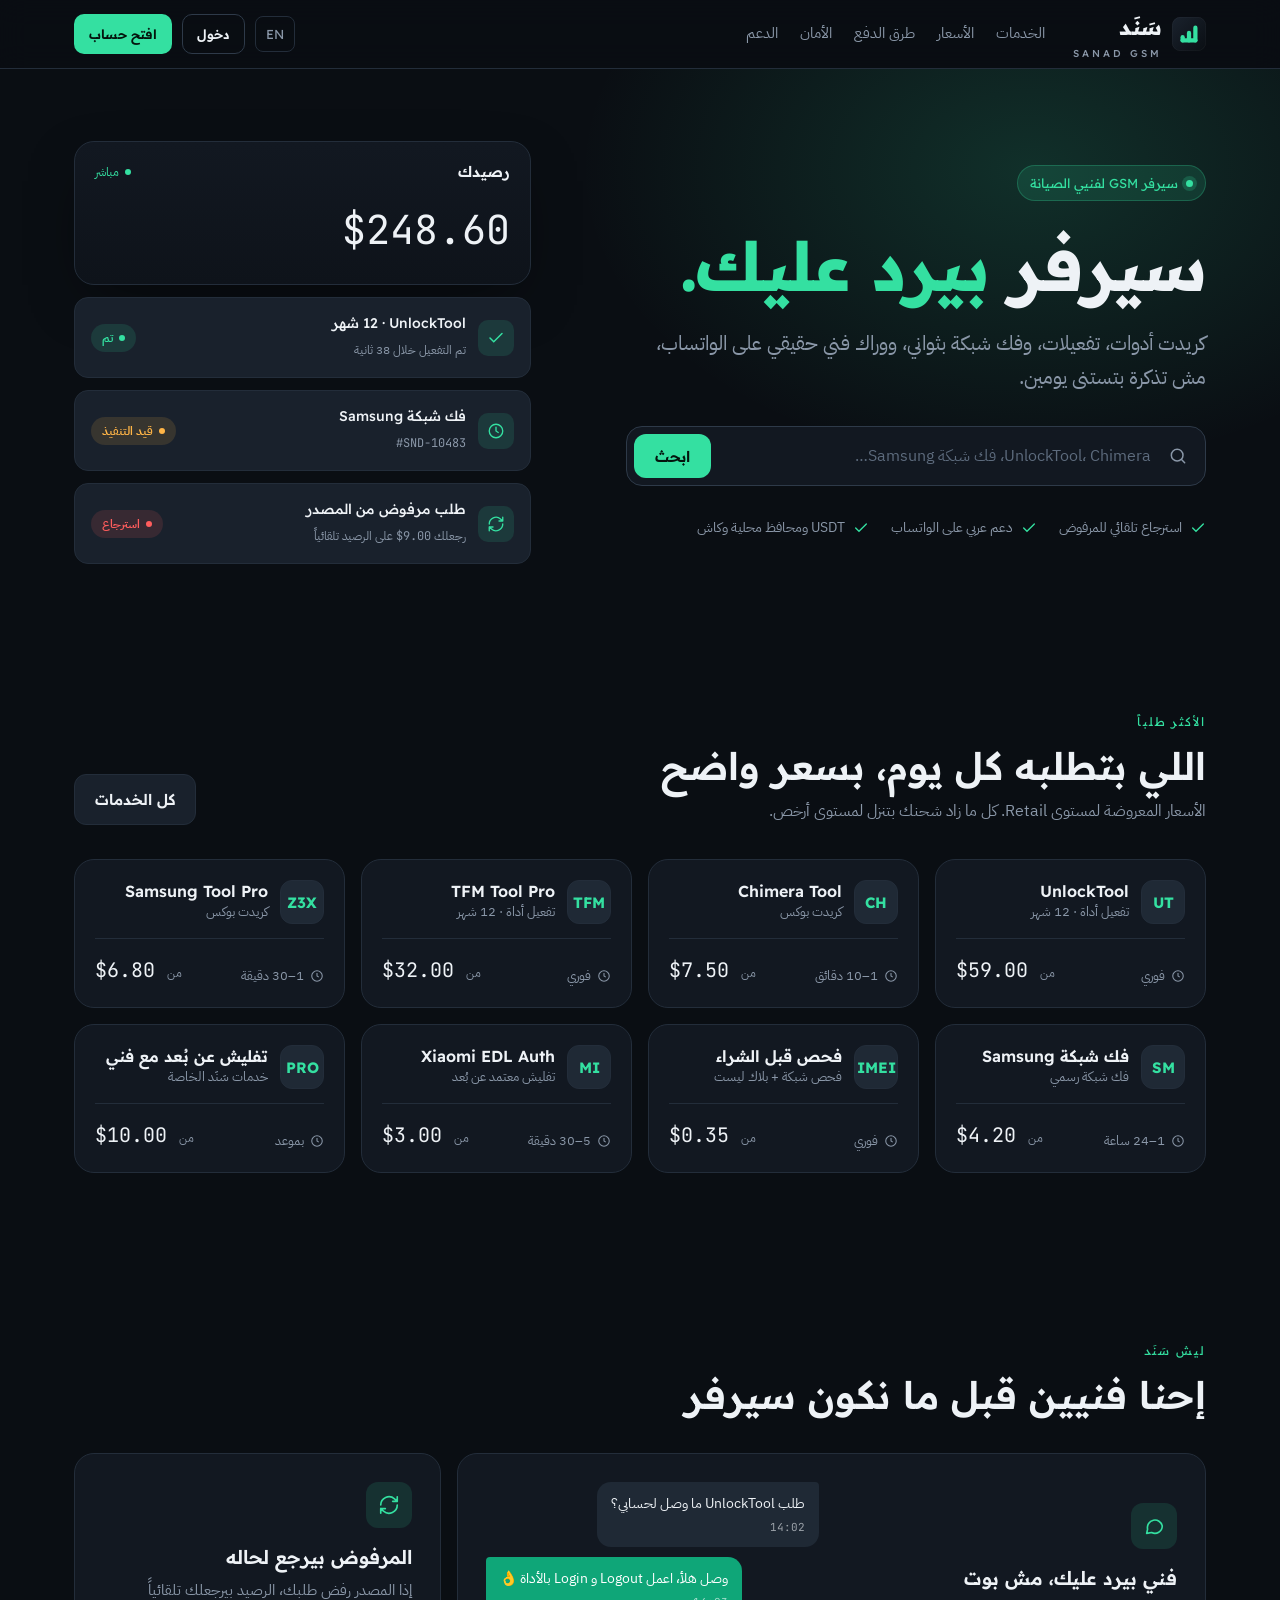
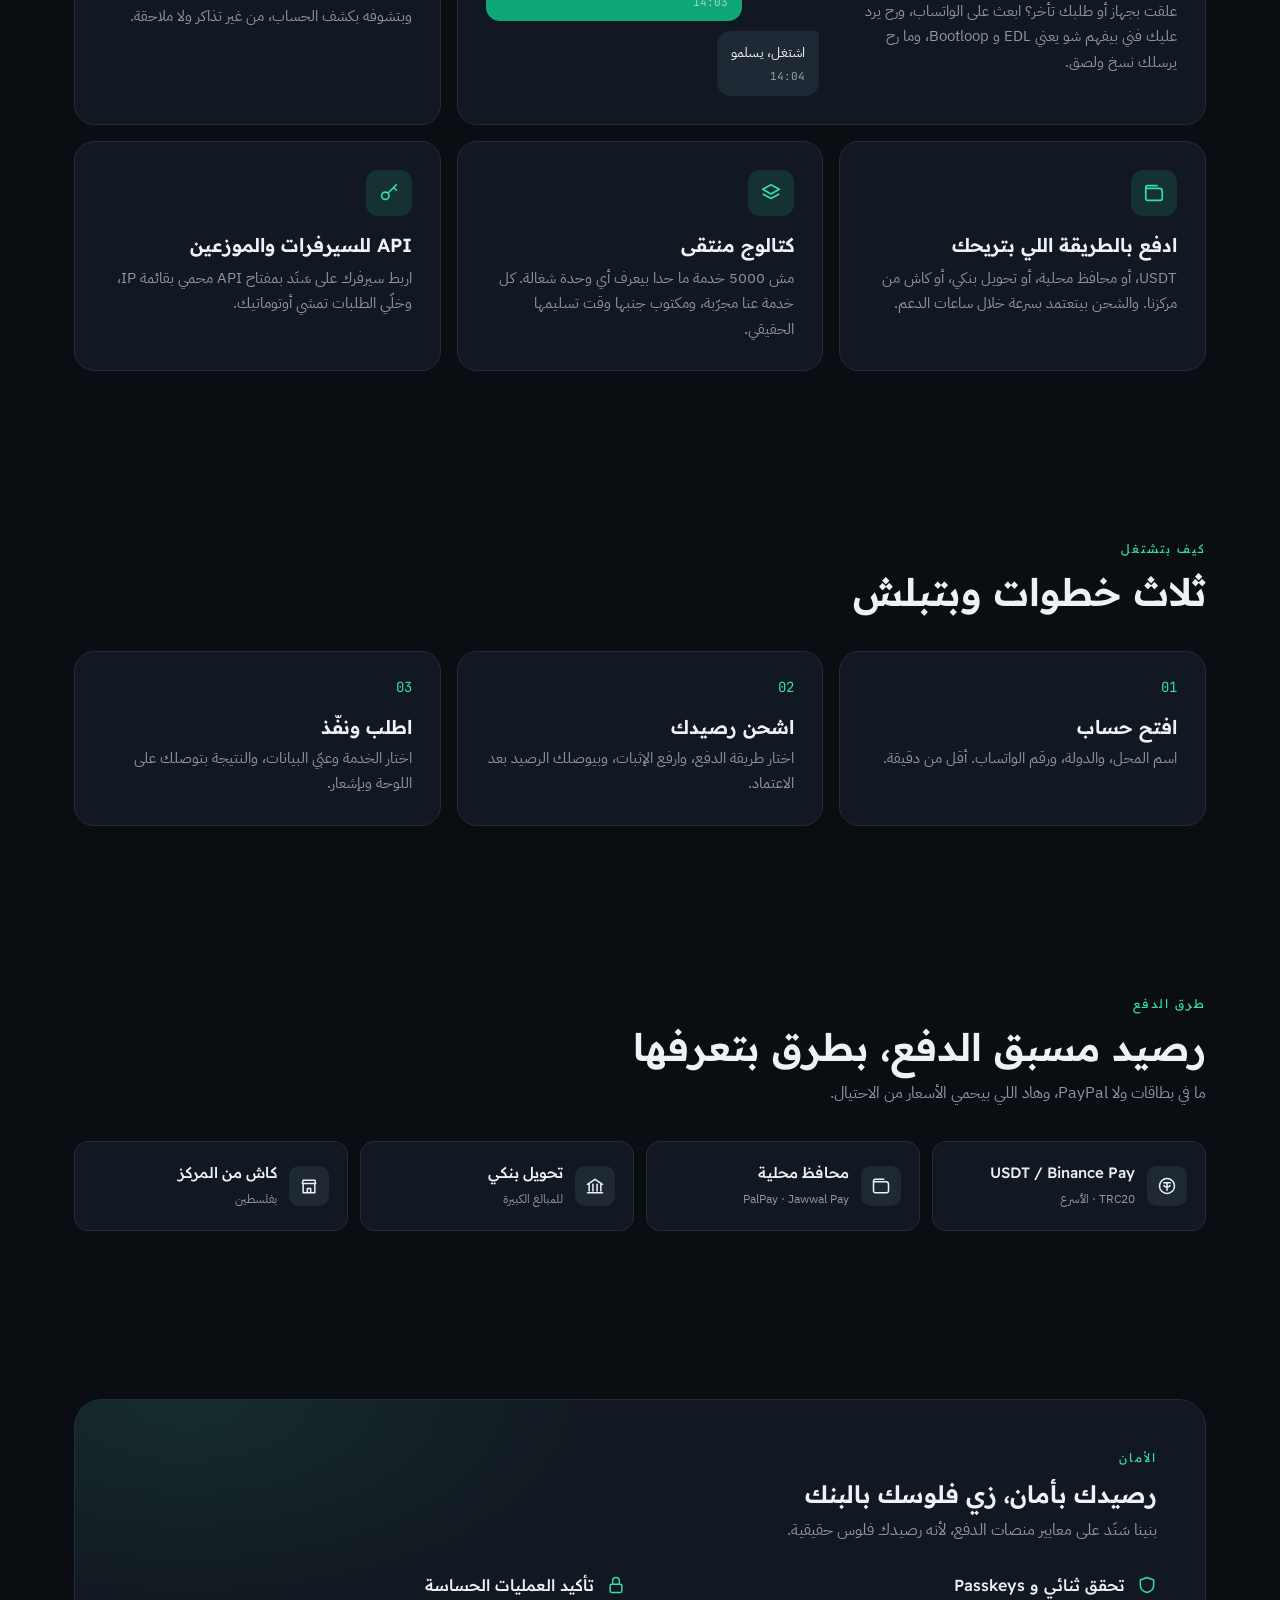
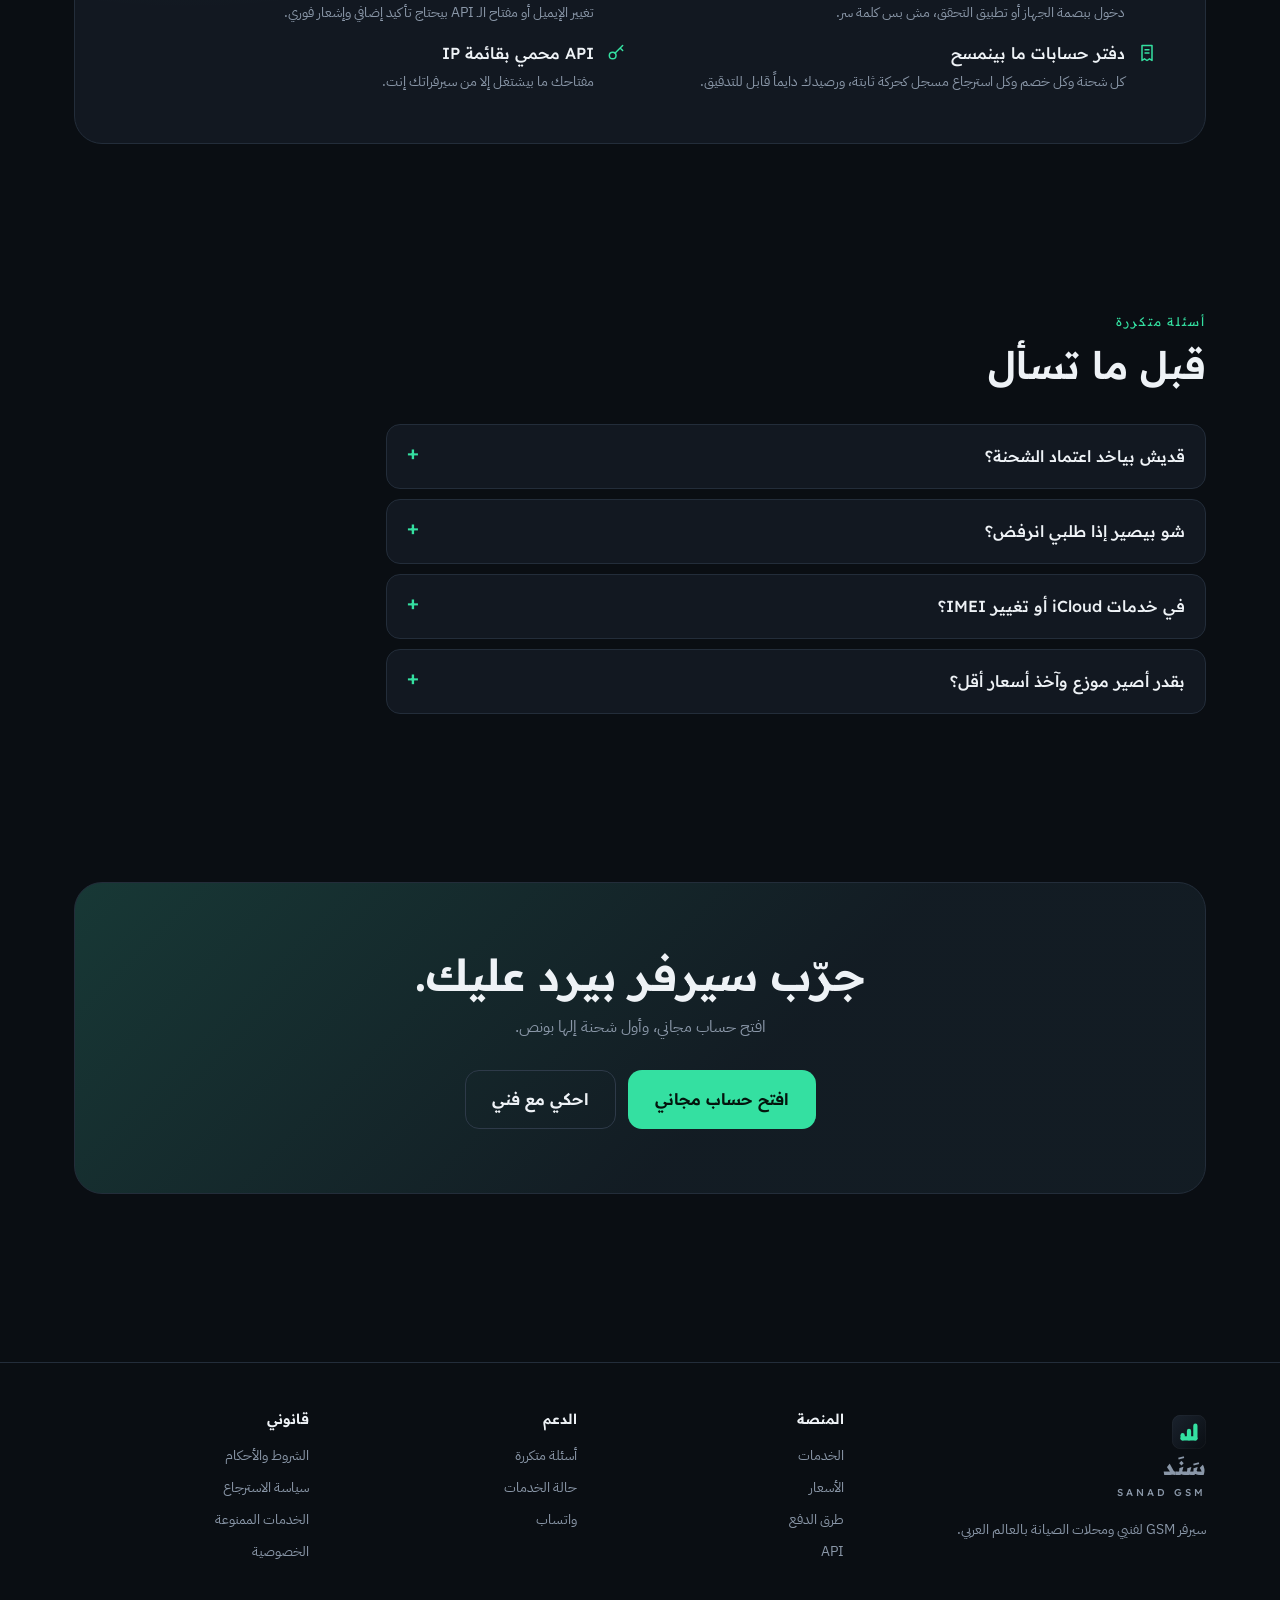
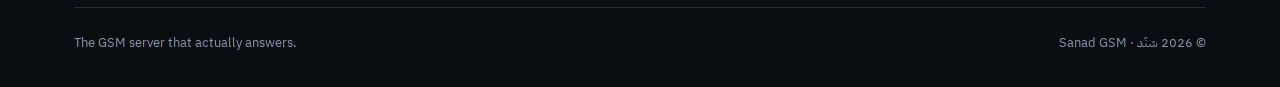
<file: sanad/03-ui/index.html>
<!doctype html>
<html lang="ar" dir="rtl">
<head>
<meta charset="utf-8">
<meta name="viewport" content="width=device-width, initial-scale=1">
<meta name="referrer" content="strict-origin-when-cross-origin">
<title>سَنَد | Sanad GSM</title>
<meta name="description" content="سيرفر GSM لفنيي الصيانة: كريدت أدوات، تفعيلات، فك شبكة وفحوصات IMEI، مع دعم فني عربي على الواتساب واسترجاع تلقائي للطلبات المرفوضة.">
<link rel="icon" href="assets/sanad-mark.svg" type="image/svg+xml">
<link rel="preconnect" href="https://fonts.googleapis.com">
<link rel="preconnect" href="https://fonts.gstatic.com" crossorigin>
<link rel="stylesheet" href="https://fonts.googleapis.com/css2?family=IBM+Plex+Sans+Arabic:wght@400;500;600&family=JetBrains+Mono:wght@500&family=Readex+Pro:wght@400;500;600;700&display=swap">
<link rel="stylesheet" href="assets/sanad.css">
<script src="assets/sanad.js" defer></script>
</head>
<body>

<header class="site-header">
  <div class="container nav">
    <a class="brand" href="index.html" aria-label="سَنَد — الرئيسية"><img src="assets/sanad-mark.svg" alt=""><span>سَنَد<small>SANAD GSM</small></span></a>
    <nav class="nav-links" aria-label="القائمة الرئيسية">
      <a href="services.html">الخدمات</a>
      <a href="#pricing">الأسعار</a>
      <a href="#payment">طرق الدفع</a>
      <a href="#security">الأمان</a>
      <a href="#faq">الدعم</a>
    </nav>
    <div class="nav-cta">
      <a class="lang hide-m" href="#" lang="en">EN</a>
      <a class="btn btn-ghost btn-sm hide-m" href="login.html">دخول</a>
      <a class="btn btn-primary btn-sm" href="login.html">افتح حساب</a>
      <button class="menu-btn" data-toggle="m-menu" aria-expanded="false" aria-controls="m-menu" aria-label="القائمة">
        <svg viewBox="0 0 24 24" fill="none" stroke="currentColor" stroke-width="1.8" stroke-linecap="round"><path d="M4 7h16M4 12h16M4 17h16"/></svg>
      </button>
    </div>
  </div>
  <div class="mobile-menu" id="m-menu">
    <a href="services.html">الخدمات</a><a href="#pricing">الأسعار</a><a href="#payment">طرق الدفع</a><a href="#security">الأمان</a><a href="#faq">الدعم</a><a href="login.html">دخول</a>
    <a class="btn btn-primary btn-block" href="login.html">افتح حساب مجاني</a>
  </div>
</header>

<main>
  <!-- HERO -->
  <section class="hero">
    <div class="container hero-grid">
      <div>
        <span class="eyebrow"><span class="dot"></span>سيرفر GSM لفنيي الصيانة</span>
        <h1>سيرفر <em>بيرد عليك.</em></h1>
        <p class="lead">كريدت أدوات، تفعيلات، وفك شبكة بثواني، ووراك فني حقيقي على الواتساب، مش تذكرة بتستنى يومين.</p>
        <form class="search" id="hero-search" role="search">
          <svg class="s-icon" viewBox="0 0 24 24" fill="none" stroke="currentColor" stroke-width="1.8" stroke-linecap="round"><circle cx="11" cy="11" r="7"/><path d="m20 20-3.5-3.5"/></svg>
          <label class="sr-only" for="hq">ابحث عن خدمة</label>
          <input id="hq" type="search" maxlength="80" autocomplete="off" placeholder="UnlockTool، Chimera، فك شبكة Samsung…">
          <button class="btn btn-primary" type="submit">ابحث</button>
        </form>
        <div class="trust-row">
          <span><svg viewBox="0 0 24 24" fill="none" stroke="currentColor" stroke-width="2" stroke-linecap="round"><path d="M20 6 9 17l-5-5"/></svg>استرجاع تلقائي للمرفوض</span>
          <span><svg viewBox="0 0 24 24" fill="none" stroke="currentColor" stroke-width="2" stroke-linecap="round"><path d="M20 6 9 17l-5-5"/></svg>دعم عربي على الواتساب</span>
          <span><svg viewBox="0 0 24 24" fill="none" stroke="currentColor" stroke-width="2" stroke-linecap="round"><path d="M20 6 9 17l-5-5"/></svg>USDT ومحافظ محلية وكاش</span>
        </div>
      </div>

      <div class="stack" aria-hidden="true">
        <div class="panel">
          <div class="panel-head"><h4>رصيدك</h4><span class="live">مباشر</span></div>
          <div class="balance">$248.60</div>
        </div>
        <div class="toast"><div class="ic"><svg viewBox="0 0 24 24" fill="none" stroke="currentColor" stroke-width="2" stroke-linecap="round"><path d="M20 6 9 17l-5-5"/></svg></div><div><b><bdi>UnlockTool</bdi> · 12 شهر</b><small>تم التفعيل خلال 38 ثانية</small></div><span class="pill ok t-end">تم</span></div>
        <div class="toast"><div class="ic"><svg viewBox="0 0 24 24" fill="none" stroke="currentColor" stroke-width="1.8" stroke-linecap="round"><circle cx="12" cy="12" r="9"/><path d="M12 7v5l3 2"/></svg></div><div><b>فك شبكة <bdi>Samsung</bdi></b><small class="mono">#SND-10483</small></div><span class="pill wait t-end">قيد التنفيذ</span></div>
        <div class="toast"><div class="ic"><svg viewBox="0 0 24 24" fill="none" stroke="currentColor" stroke-width="1.8" stroke-linecap="round" stroke-linejoin="round"><path d="M3 12a9 9 0 0 1 15-6.7L21 8M21 3v5h-5M21 12a9 9 0 0 1-15 6.7L3 16M3 21v-5h5"/></svg></div><div><b>طلب مرفوض من المصدر</b><small>رجعلك <span class="mono">$9.00</span> على الرصيد تلقائياً</small></div><span class="pill fail t-end">استرجاع</span></div>
      </div>
    </div>
  </section>

  <!-- POPULAR -->
  <section class="block" id="pricing">
    <div class="container">
      <div class="section-head">
        <div><span class="kicker">الأكثر طلباً</span><h2>اللي بتطلبه كل يوم، بسعر واضح</h2><p>الأسعار المعروضة لمستوى Retail. كل ما زاد شحنك بتنزل لمستوى أرخص.</p></div>
        <a class="btn btn-soft" href="services.html">كل الخدمات</a>
      </div>
      <div class="grid g4">
        <a class="svc" href="service.html"><div class="svc-top"><div class="logo-chip">UT</div><div><h3>UnlockTool</h3><div class="cat">تفعيل أداة · 12 شهر</div></div></div><div class="svc-meta"><span class="eta"><svg viewBox="0 0 24 24" fill="none" stroke="currentColor" stroke-width="1.8"><circle cx="12" cy="12" r="9"/><path d="M12 7v5l3 2"/></svg>فوري</span><span class="price"><small>من</small> <bdi>$59.00</bdi></span></div></a>
        <a class="svc" href="service.html"><div class="svc-top"><div class="logo-chip">CH</div><div><h3>Chimera Tool</h3><div class="cat">كريدت بوكس</div></div></div><div class="svc-meta"><span class="eta"><svg viewBox="0 0 24 24" fill="none" stroke="currentColor" stroke-width="1.8"><circle cx="12" cy="12" r="9"/><path d="M12 7v5l3 2"/></svg>1–10 دقائق</span><span class="price"><small>من</small> <bdi>$7.50</bdi></span></div></a>
        <a class="svc" href="service.html"><div class="svc-top"><div class="logo-chip">TFM</div><div><h3>TFM Tool Pro</h3><div class="cat">تفعيل أداة · 12 شهر</div></div></div><div class="svc-meta"><span class="eta"><svg viewBox="0 0 24 24" fill="none" stroke="currentColor" stroke-width="1.8"><circle cx="12" cy="12" r="9"/><path d="M12 7v5l3 2"/></svg>فوري</span><span class="price"><small>من</small> <bdi>$32.00</bdi></span></div></a>
        <a class="svc" href="service.html"><div class="svc-top"><div class="logo-chip">Z3X</div><div><h3>Samsung Tool Pro</h3><div class="cat">كريدت بوكس</div></div></div><div class="svc-meta"><span class="eta"><svg viewBox="0 0 24 24" fill="none" stroke="currentColor" stroke-width="1.8"><circle cx="12" cy="12" r="9"/><path d="M12 7v5l3 2"/></svg>1–30 دقيقة</span><span class="price"><small>من</small> <bdi>$6.80</bdi></span></div></a>
        <a class="svc" href="service.html"><div class="svc-top"><div class="logo-chip">SM</div><div><h3>فك شبكة Samsung</h3><div class="cat">فك شبكة رسمي</div></div></div><div class="svc-meta"><span class="eta"><svg viewBox="0 0 24 24" fill="none" stroke="currentColor" stroke-width="1.8"><circle cx="12" cy="12" r="9"/><path d="M12 7v5l3 2"/></svg>1–24 ساعة</span><span class="price"><small>من</small> <bdi>$4.20</bdi></span></div></a>
        <a class="svc" href="service.html"><div class="svc-top"><div class="logo-chip">IMEI</div><div><h3>فحص قبل الشراء</h3><div class="cat">فحص شبكة + بلاك ليست</div></div></div><div class="svc-meta"><span class="eta"><svg viewBox="0 0 24 24" fill="none" stroke="currentColor" stroke-width="1.8"><circle cx="12" cy="12" r="9"/><path d="M12 7v5l3 2"/></svg>فوري</span><span class="price"><small>من</small> <bdi>$0.35</bdi></span></div></a>
        <a class="svc" href="service.html"><div class="svc-top"><div class="logo-chip">MI</div><div><h3>Xiaomi EDL Auth</h3><div class="cat">تفليش معتمد عن بُعد</div></div></div><div class="svc-meta"><span class="eta"><svg viewBox="0 0 24 24" fill="none" stroke="currentColor" stroke-width="1.8"><circle cx="12" cy="12" r="9"/><path d="M12 7v5l3 2"/></svg>5–30 دقيقة</span><span class="price"><small>من</small> <bdi>$3.00</bdi></span></div></a>
        <a class="svc" href="service.html"><div class="svc-top"><div class="logo-chip">PRO</div><div><h3>تفليش عن بُعد مع فني</h3><div class="cat">خدمات سَنَد الخاصة</div></div></div><div class="svc-meta"><span class="eta"><svg viewBox="0 0 24 24" fill="none" stroke="currentColor" stroke-width="1.8"><circle cx="12" cy="12" r="9"/><path d="M12 7v5l3 2"/></svg>بموعد</span><span class="price"><small>من</small> <bdi>$10.00</bdi></span></div></a>
      </div>
    </div>
  </section>

  <!-- WHY -->
  <section class="block">
    <div class="container">
      <div class="section-head"><div><span class="kicker">ليش سَنَد</span><h2>إحنا فنيين قبل ما نكون سيرفر</h2></div></div>
      <div class="grid g3">
        <div class="card feature feature-lg">
          <div>
            <div class="f-ic"><svg viewBox="0 0 24 24" fill="none" stroke="currentColor" stroke-width="1.8" stroke-linejoin="round"><path d="M21 12a8 8 0 0 1-11.6 7.1L4 20l1-4.6A8 8 0 1 1 21 12z"/></svg></div>
            <h3>فني بيرد عليك، مش بوت</h3>
            <p>علقت بجهاز أو طلبك تأخر؟ ابعث على الواتساب، ورح يرد عليك فني بيفهم شو يعني EDL و Bootloop، وما رح يرسلك نسخ ولصق.</p>
          </div>
          <div class="chat" aria-hidden="true">
            <div class="bubble them">طلب UnlockTool ما وصل لحسابي؟<time>14:02</time></div>
            <div class="bubble us">وصل هلأ، اعمل Logout و Login بالأداة 👌<time>14:03</time></div>
            <div class="bubble them">اشتغل، يسلمو<time>14:04</time></div>
          </div>
        </div>
        <div class="card feature">
          <div class="f-ic"><svg viewBox="0 0 24 24" fill="none" stroke="currentColor" stroke-width="1.8" stroke-linecap="round" stroke-linejoin="round"><path d="M3 12a9 9 0 0 1 15-6.7L21 8M21 3v5h-5M21 12a9 9 0 0 1-15 6.7L3 16M3 21v-5h5"/></svg></div>
          <h3>المرفوض بيرجع لحاله</h3>
          <p>إذا المصدر رفض طلبك، الرصيد بيرجعلك تلقائياً وبتشوفه بكشف الحساب، من غير تذاكر ولا ملاحقة.</p>
        </div>
        <div class="card feature">
          <div class="f-ic"><svg viewBox="0 0 24 24" fill="none" stroke="currentColor" stroke-width="1.8" stroke-linejoin="round"><path d="M3 7h15a3 3 0 0 1 3 3v8a2 2 0 0 1-2 2H5a2 2 0 0 1-2-2z"/><path d="M3 7V6a2 2 0 0 1 2-2h11"/></svg></div>
          <h3>ادفع بالطريقة اللي بتريحك</h3>
          <p>USDT، أو محافظ محلية، أو تحويل بنكي، أو كاش من مركزنا. والشحن بيتعتمد بسرعة خلال ساعات الدعم.</p>
        </div>
        <div class="card feature">
          <div class="f-ic"><svg viewBox="0 0 24 24" fill="none" stroke="currentColor" stroke-width="1.8" stroke-linejoin="round"><path d="m12 3 9 5-9 5-9-5z"/><path d="m3 13 9 5 9-5"/></svg></div>
          <h3>كتالوج منتقى</h3>
          <p>مش 5000 خدمة ما حدا بيعرف أي وحدة شغالة. كل خدمة عنا مجرّبة، ومكتوب جنبها وقت تسليمها الحقيقي.</p>
        </div>
        <div class="card feature">
          <div class="f-ic"><svg viewBox="0 0 24 24" fill="none" stroke="currentColor" stroke-width="1.8" stroke-linecap="round"><circle cx="8" cy="15" r="4"/><path d="m11 12 9-9M17 6l3 3"/></svg></div>
          <h3>API للسيرفرات والموزعين</h3>
          <p>اربط سيرفرك على سَنَد بمفتاح API محمي بقائمة IP، وخلّي الطلبات تمشي أوتوماتيك.</p>
        </div>
      </div>
    </div>
  </section>

  <!-- HOW -->
  <section class="block">
    <div class="container">
      <div class="section-head"><div><span class="kicker">كيف بتشتغل</span><h2>ثلاث خطوات وبتبلش</h2></div></div>
      <div class="grid g3 steps">
        <div class="card step"><h3>افتح حساب</h3><p>اسم المحل، والدولة، ورقم الواتساب. أقل من دقيقة.</p></div>
        <div class="card step"><h3>اشحن رصيدك</h3><p>اختار طريقة الدفع، وارفع الإثبات، وبيوصلك الرصيد بعد الاعتماد.</p></div>
        <div class="card step"><h3>اطلب ونفّذ</h3><p>اختار الخدمة وعبّي البيانات، والنتيجة بتوصلك على اللوحة وبإشعار.</p></div>
      </div>
    </div>
  </section>

  <!-- PAYMENT -->
  <section class="block" id="payment">
    <div class="container">
      <div class="section-head"><div><span class="kicker">طرق الدفع</span><h2>رصيد مسبق الدفع، بطرق بتعرفها</h2><p>ما في بطاقات ولا PayPal، وهاد اللي بيحمي الأسعار من الاحتيال.</p></div></div>
      <div class="pay-row">
        <div class="pay"><div class="p-ic"><svg viewBox="0 0 24 24" fill="none" stroke="currentColor" stroke-width="1.8" stroke-linecap="round"><circle cx="12" cy="12" r="9"/><path d="M8 8h8M12 8v9M8.5 11.5c0 .9 1.6 1.5 3.5 1.5s3.5-.6 3.5-1.5"/></svg></div><div><b>USDT / Binance Pay</b><small>TRC20 · الأسرع</small></div></div>
        <div class="pay"><div class="p-ic"><svg viewBox="0 0 24 24" fill="none" stroke="currentColor" stroke-width="1.8" stroke-linejoin="round"><path d="M3 7h15a3 3 0 0 1 3 3v8a2 2 0 0 1-2 2H5a2 2 0 0 1-2-2z"/><path d="M3 7V6a2 2 0 0 1 2-2h11"/></svg></div><div><b>محافظ محلية</b><small>PalPay · Jawwal Pay</small></div></div>
        <div class="pay"><div class="p-ic"><svg viewBox="0 0 24 24" fill="none" stroke="currentColor" stroke-width="1.8" stroke-linecap="round" stroke-linejoin="round"><path d="M3 10 12 4l9 6M5 10v8M9.5 10v8M14.5 10v8M19 10v8M3 20h18"/></svg></div><div><b>تحويل بنكي</b><small>للمبالغ الكبيرة</small></div></div>
        <div class="pay"><div class="p-ic"><svg viewBox="0 0 24 24" fill="none" stroke="currentColor" stroke-width="1.8" stroke-linejoin="round"><path d="M4 9h16l-1-4H5zM5 9v11h14V9M10 20v-5h4v5"/></svg></div><div><b>كاش من المركز</b><small>بفلسطين</small></div></div>
      </div>
    </div>
  </section>

  <!-- SECURITY -->
  <section class="block" id="security">
    <div class="container">
      <div class="sec-band">
        <span class="kicker">الأمان</span>
        <h2>رصيدك بأمان، زي فلوسك بالبنك</h2>
        <p class="muted mt-8">بنينا سَنَد على معايير منصات الدفع، لأنه رصيدك فلوس حقيقية.</p>
        <div class="sec-list">
          <div class="sec-item"><svg viewBox="0 0 24 24" fill="none" stroke="currentColor" stroke-width="1.8" stroke-linejoin="round"><path d="M12 3 4 6v6c0 5 3.5 8 8 9 4.5-1 8-4 8-9V6z"/></svg><div><b>تحقق ثنائي و Passkeys</b><span>دخول ببصمة الجهاز أو تطبيق التحقق، مش بس كلمة سر.</span></div></div>
          <div class="sec-item"><svg viewBox="0 0 24 24" fill="none" stroke="currentColor" stroke-width="1.8"><rect x="5" y="11" width="14" height="10" rx="2"/><path d="M8 11V7a4 4 0 0 1 8 0v4"/></svg><div><b>تأكيد العمليات الحساسة</b><span>تغيير الإيميل أو مفتاح الـ API بيحتاج تأكيد إضافي وإشعار فوري.</span></div></div>
          <div class="sec-item"><svg viewBox="0 0 24 24" fill="none" stroke="currentColor" stroke-width="1.8" stroke-linejoin="round"><path d="M6 3h12v18l-3-2-3 2-3-2-3 2z"/><path d="M9 8h6M9 12h6"/></svg><div><b>دفتر حسابات ما بينمسح</b><span>كل شحنة وكل خصم وكل استرجاع مسجل كحركة ثابتة، ورصيدك دايماً قابل للتدقيق.</span></div></div>
          <div class="sec-item"><svg viewBox="0 0 24 24" fill="none" stroke="currentColor" stroke-width="1.8" stroke-linecap="round"><circle cx="8" cy="15" r="4"/><path d="m11 12 9-9M17 6l3 3"/></svg><div><b>API محمي بقائمة IP</b><span>مفتاحك ما بيشتغل إلا من سيرفراتك إنت.</span></div></div>
        </div>
      </div>
    </div>
  </section>

  <!-- FAQ -->
  <section class="block" id="faq">
    <div class="container">
      <div class="section-head"><div><span class="kicker">أسئلة متكررة</span><h2>قبل ما تسأل</h2></div></div>
      <div class="faq">
        <details><summary>قديش بياخد اعتماد الشحنة؟</summary><p>USDT عادة خلال دقائق. المحافظ والتحويل البنكي بيتعتمدوا خلال ساعات الدعم بعد ما تتأكد العملية.</p></details>
        <details><summary>شو بيصير إذا طلبي انرفض؟</summary><p>قيمة الطلب بترجع لرصيدك تلقائياً. التفاصيل الكاملة بسياسة الاسترجاع.</p></details>
        <details><summary>في خدمات iCloud أو تغيير IMEI؟</summary><p>لا. سَنَد ما بيقدم أي خدمة بتسهّل استخدام أجهزة مسروقة. شوف قائمة الخدمات الممنوعة.</p></details>
        <details><summary>بقدر أصير موزع وآخذ أسعار أقل؟</summary><p>أكيد. المستويات بتنحسب حسب حجم شحنك الشهري، وبتقدر تربط عن طريق الـ API كمان.</p></details>
      </div>
    </div>
  </section>

  <section class="block">
    <div class="container">
      <div class="cta-final">
        <h2>جرّب سيرفر بيرد عليك.</h2>
        <p>افتح حساب مجاني، وأول شحنة إلها بونص.</p>
        <div class="hero-ctas"><a class="btn btn-primary btn-lg" href="login.html">افتح حساب مجاني</a><a class="btn btn-ghost btn-lg" href="#" rel="noopener">احكي مع فني</a></div>
      </div>
    </div>
  </section>
</main>

<footer class="site-footer">
  <div class="container">
    <div class="foot-grid">
      <div><a class="brand" href="index.html"><img src="assets/sanad-mark.svg" alt=""><span>سَنَد<small>SANAD GSM</small></span></a><p class="mt-16">سيرفر GSM لفنيي ومحلات الصيانة بالعالم العربي.</p></div>
      <div><h4>المنصة</h4><a href="services.html">الخدمات</a><a href="#pricing">الأسعار</a><a href="#payment">طرق الدفع</a><a href="#">API</a></div>
      <div><h4>الدعم</h4><a href="#faq">أسئلة متكررة</a><a href="#">حالة الخدمات</a><a href="#">واتساب</a></div>
      <div><h4>قانوني</h4><a href="#">الشروط والأحكام</a><a href="#">سياسة الاسترجاع</a><a href="#">الخدمات الممنوعة</a><a href="#">الخصوصية</a></div>
    </div>
    <div class="foot-bottom"><span>© 2026 سَنَد · Sanad GSM</span><span class="ltr">The GSM server that actually answers.</span></div>
  </div>
</footer>
</body>
</html>
</file>
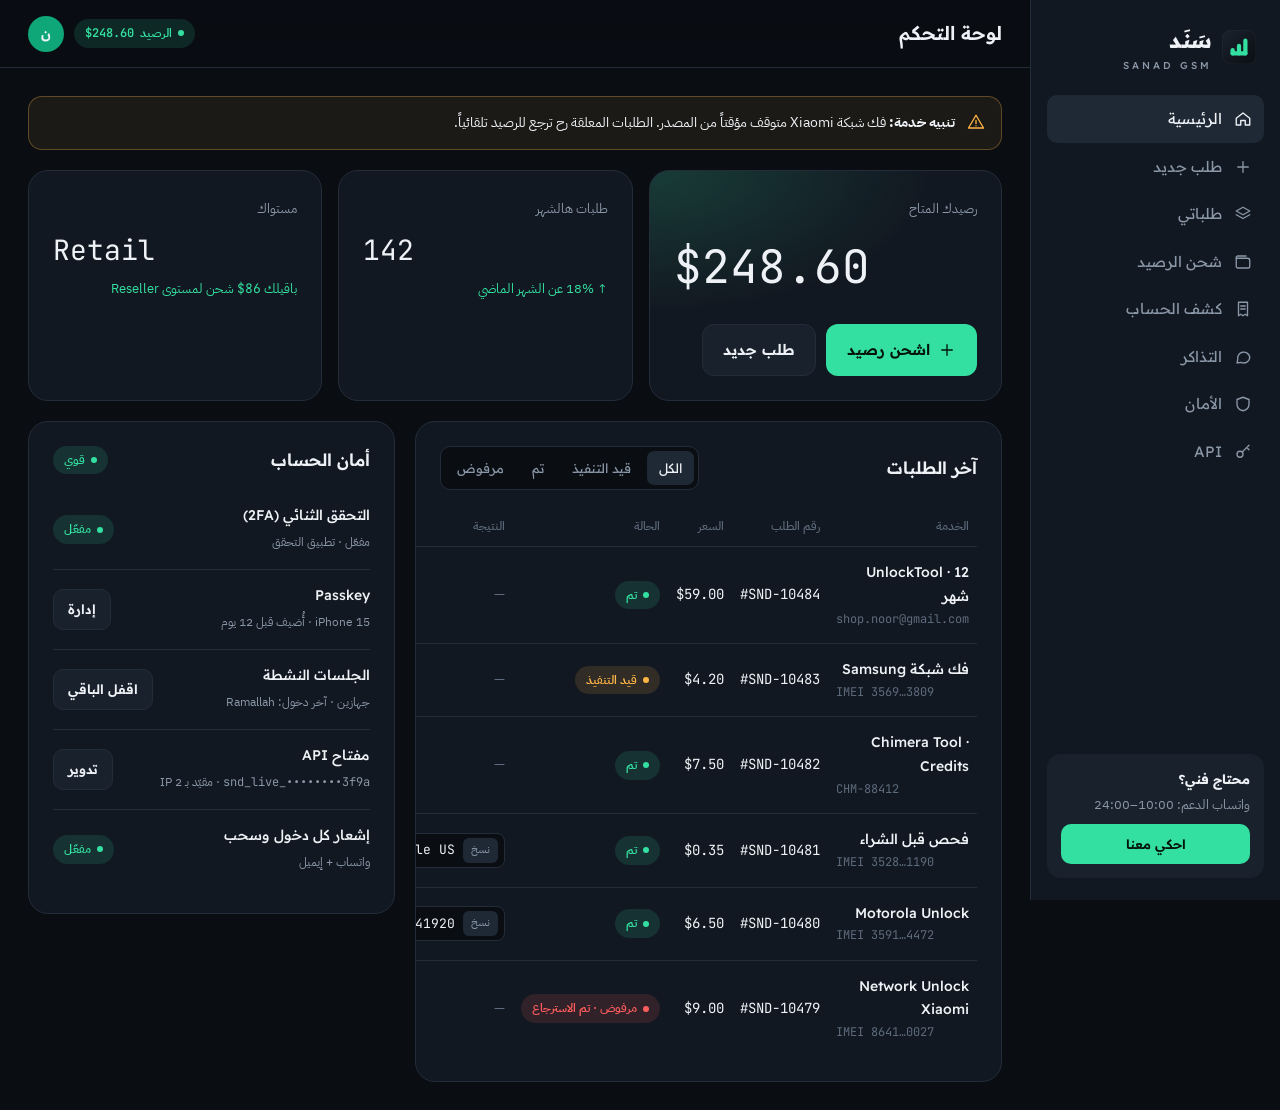
<file: sanad/03-ui/dashboard.html>
<!doctype html>
<html lang="ar" dir="rtl">
<head>
<meta charset="utf-8">
<meta name="viewport" content="width=device-width, initial-scale=1">
<meta name="referrer" content="strict-origin-when-cross-origin">
<title>لوحة التحكم | سَنَد</title>
<meta name="description" content="سيرفر GSM لفنيي الصيانة: كريدت أدوات، تفعيلات، فك شبكة وفحوصات IMEI، مع دعم فني عربي على الواتساب واسترجاع تلقائي للطلبات المرفوضة.">
<link rel="icon" href="assets/sanad-mark.svg" type="image/svg+xml">
<link rel="preconnect" href="https://fonts.googleapis.com">
<link rel="preconnect" href="https://fonts.gstatic.com" crossorigin>
<link rel="stylesheet" href="https://fonts.googleapis.com/css2?family=IBM+Plex+Sans+Arabic:wght@400;500;600&family=JetBrains+Mono:wght@500&family=Readex+Pro:wght@400;500;600;700&display=swap">
<link rel="stylesheet" href="assets/sanad.css">
<script src="assets/sanad.js" defer></script>
</head>
<body>
<div class="app">
  <aside class="sidebar" id="side">
    <button class="menu-btn side-close" data-toggle="side" aria-label="إغلاق القائمة"><svg viewBox="0 0 24 24" fill="none" stroke="currentColor" stroke-width="1.8" stroke-linecap="round"><path d="M6 6l12 12M18 6 6 18"/></svg></button>
    <a class="brand" href="index.html"><img src="assets/sanad-mark.svg" alt=""><span>سَنَد<small>SANAD GSM</small></span></a>
    <nav aria-label="لوحة الزبون"><a class="side-link" href="dashboard.html" aria-current="page"><svg viewBox="0 0 24 24" fill="none" stroke="currentColor" stroke-width="1.8" stroke-linecap="round" stroke-linejoin="round"><path d="M3 11 12 4l9 7v9h-6v-6H9v6H3z"/></svg>الرئيسية</a><a class="side-link" href="services.html"><svg viewBox="0 0 24 24" fill="none" stroke="currentColor" stroke-width="1.8" stroke-linecap="round" stroke-linejoin="round"><path d="M12 5v14M5 12h14"/></svg>طلب جديد</a><a class="side-link" href="dashboard.html#orders"><svg viewBox="0 0 24 24" fill="none" stroke="currentColor" stroke-width="1.8" stroke-linecap="round" stroke-linejoin="round"><path d="m12 3 9 5-9 5-9-5z"/><path d="m3 13 9 5 9-5"/></svg>طلباتي</a><a class="side-link" href="topup.html"><svg viewBox="0 0 24 24" fill="none" stroke="currentColor" stroke-width="1.8" stroke-linecap="round" stroke-linejoin="round"><path d="M3 7h15a3 3 0 0 1 3 3v8a2 2 0 0 1-2 2H5a2 2 0 0 1-2-2z"/><path d="M3 7V6a2 2 0 0 1 2-2h11"/></svg>شحن الرصيد</a><a class="side-link" href="#"><svg viewBox="0 0 24 24" fill="none" stroke="currentColor" stroke-width="1.8" stroke-linecap="round" stroke-linejoin="round"><path d="M6 3h12v18l-3-2-3 2-3-2-3 2z"/><path d="M9 8h6M9 12h6"/></svg>كشف الحساب</a><a class="side-link" href="#"><svg viewBox="0 0 24 24" fill="none" stroke="currentColor" stroke-width="1.8" stroke-linecap="round" stroke-linejoin="round"><path d="M21 12a8 8 0 0 1-11.6 7.1L4 20l1-4.6A8 8 0 1 1 21 12z"/></svg>التذاكر</a><a class="side-link" href="#security"><svg viewBox="0 0 24 24" fill="none" stroke="currentColor" stroke-width="1.8" stroke-linecap="round" stroke-linejoin="round"><path d="M12 3 4 6v6c0 5 3.5 8 8 9 4.5-1 8-4 8-9V6z"/></svg>الأمان</a><a class="side-link" href="#"><svg viewBox="0 0 24 24" fill="none" stroke="currentColor" stroke-width="1.8" stroke-linecap="round" stroke-linejoin="round"><circle cx="8" cy="15" r="4"/><path d="m11 12 9-9M17 6l3 3"/></svg>API</a></nav>
    <div class="side-foot"><b>محتاج فني؟</b><span class="muted">واتساب الدعم: 10:00–24:00</span><a class="btn btn-primary btn-sm btn-block mt-8" href="#">احكي معنا</a></div>
  </aside>
  <div class="app-main">
    <header class="topbar">
      <button class="menu-btn" data-toggle="side" aria-expanded="false" aria-controls="side" aria-label="القائمة"><svg viewBox="0 0 24 24" fill="none" stroke="currentColor" stroke-width="1.8" stroke-linecap="round" stroke-linejoin="round"><path d="M4 7h16M4 12h16M4 17h16"/></svg></button>
      <h1>لوحة التحكم</h1>
      <div class="topbar-end"><span class="pill ok">الرصيد <bdi class="mono">$248.60</bdi></span><div class="avatar" aria-label="محل النور">ن</div></div>
    </header>
    <div class="app-body">
      <div class="notice"><svg viewBox="0 0 24 24" fill="none" stroke="currentColor" stroke-width="1.8" stroke-linecap="round" stroke-linejoin="round"><path d="M12 3 2 20h20z"/><path d="M12 10v4M12 17h.01"/></svg><span><b>تنبيه خدمة:</b> فك شبكة Xiaomi متوقف مؤقتاً من المصدر. الطلبات المعلقة رح ترجع للرصيد تلقائياً.</span></div>
      <div class="dash-top">
        <div class="card bal-card"><small class="muted">رصيدك المتاح</small><div class="balance mono">$248.60</div><div class="bal-actions"><a class="btn btn-primary" href="topup.html"><svg viewBox="0 0 24 24" fill="none" stroke="currentColor" stroke-width="1.8" stroke-linecap="round" stroke-linejoin="round"><path d="M12 5v14M5 12h14"/></svg>اشحن رصيد</a><a class="btn btn-soft" href="services.html">طلب جديد</a></div></div>
        <div class="card stat"><small>طلبات هالشهر</small><div class="v">142</div><div class="d">↑ 18% عن الشهر الماضي</div></div>
        <div class="card stat"><small>مستواك</small><div class="v">Retail</div><div class="d">باقيلك <bdi class="mono">$86</bdi> شحن لمستوى Reseller</div></div>
      </div>
      <div class="dash-cols">
        <section class="card" id="orders">
          <div class="card-head"><h2>آخر الطلبات</h2>
            <div class="tabs" role="tablist"><button class="tab" role="tab" aria-selected="true" data-filter="all">الكل</button><button class="tab" role="tab" aria-selected="false" data-filter="wait">قيد التنفيذ</button><button class="tab" role="tab" aria-selected="false" data-filter="ok">تم</button><button class="tab" role="tab" aria-selected="false" data-filter="fail">مرفوض</button></div>
          </div>
          <div class="table-wrap"><table class="otable"><thead><tr><th>الخدمة</th><th>رقم الطلب</th><th>السعر</th><th>الحالة</th><th>النتيجة</th></tr></thead><tbody><tr data-status="ok"><td><div class="svc-name"><bdi>UnlockTool · 12 شهر</bdi></div><div class="sub mono">shop.noor@gmail.com</div></td><td class="mono">#SND-10484</td><td><bdi class="mono">$59.00</bdi></td><td><span class="pill ok">تم</span></td><td><span class="faint">—</span></td></tr><tr data-status="wait"><td><div class="svc-name"><bdi>فك شبكة Samsung</bdi></div><div class="sub mono">IMEI 3569…3809</div></td><td class="mono">#SND-10483</td><td><bdi class="mono">$4.20</bdi></td><td><span class="pill wait">قيد التنفيذ</span></td><td><span class="faint">—</span></td></tr><tr data-status="ok"><td><div class="svc-name"><bdi>Chimera Tool · Credits</bdi></div><div class="sub mono">CHM-88412</div></td><td class="mono">#SND-10482</td><td><bdi class="mono">$7.50</bdi></td><td><span class="pill ok">تم</span></td><td><span class="faint">—</span></td></tr><tr data-status="ok"><td><div class="svc-name"><bdi>فحص قبل الشراء</bdi></div><div class="sub mono">IMEI 3528…1190</div></td><td class="mono">#SND-10481</td><td><bdi class="mono">$0.35</bdi></td><td><span class="pill ok">تم</span></td><td><span class="code">CLEAN · T-Mobile US<button class="copy" type="button" data-copy="CLEAN · T-Mobile US">نسخ</button></span></td></tr><tr data-status="ok"><td><div class="svc-name"><bdi>Motorola Unlock</bdi></div><div class="sub mono">IMEI 3591…4472</div></td><td class="mono">#SND-10480</td><td><bdi class="mono">$6.50</bdi></td><td><span class="pill ok">تم</span></td><td><span class="code">73841920<button class="copy" type="button" data-copy="73841920">نسخ</button></span></td></tr><tr data-status="fail"><td><div class="svc-name"><bdi>Network Unlock Xiaomi</bdi></div><div class="sub mono">IMEI 8641…0027</div></td><td class="mono">#SND-10479</td><td><bdi class="mono">$9.00</bdi></td><td><span class="pill fail">مرفوض · تم الاسترجاع</span></td><td><span class="faint">—</span></td></tr></tbody></table></div>
        </section>
        <section class="card" id="security">
          <div class="card-head"><h2>أمان الحساب</h2><span class="pill ok">قوي</span></div>
          <div class="sec-row"><div><b>التحقق الثنائي (2FA)</b><small>مفعّل · تطبيق التحقق</small></div><span class="pill ok">مفعّل</span></div>
          <div class="sec-row"><div><b>Passkey</b><small>iPhone 15 · أُضيف قبل 12 يوم</small></div><a class="btn btn-soft btn-sm" href="#">إدارة</a></div>
          <div class="sec-row"><div><b>الجلسات النشطة</b><small>جهازين · آخر دخول: Ramallah</small></div><a class="btn btn-soft btn-sm" href="#">اقفل الباقي</a></div>
          <div class="sec-row"><div><b>مفتاح API</b><small class="mono">snd_live_••••••••3f9a</small><small> · مقيّد بـ 2 IP</small></div><a class="btn btn-soft btn-sm" href="#">تدوير</a></div>
          <div class="sec-row"><div><b>إشعار كل دخول وسحب</b><small>واتساب + إيميل</small></div><span class="pill ok">مفعّل</span></div>
        </section>
      </div>
    </div>
  </div>
</div>
</body>
</html>
</file>
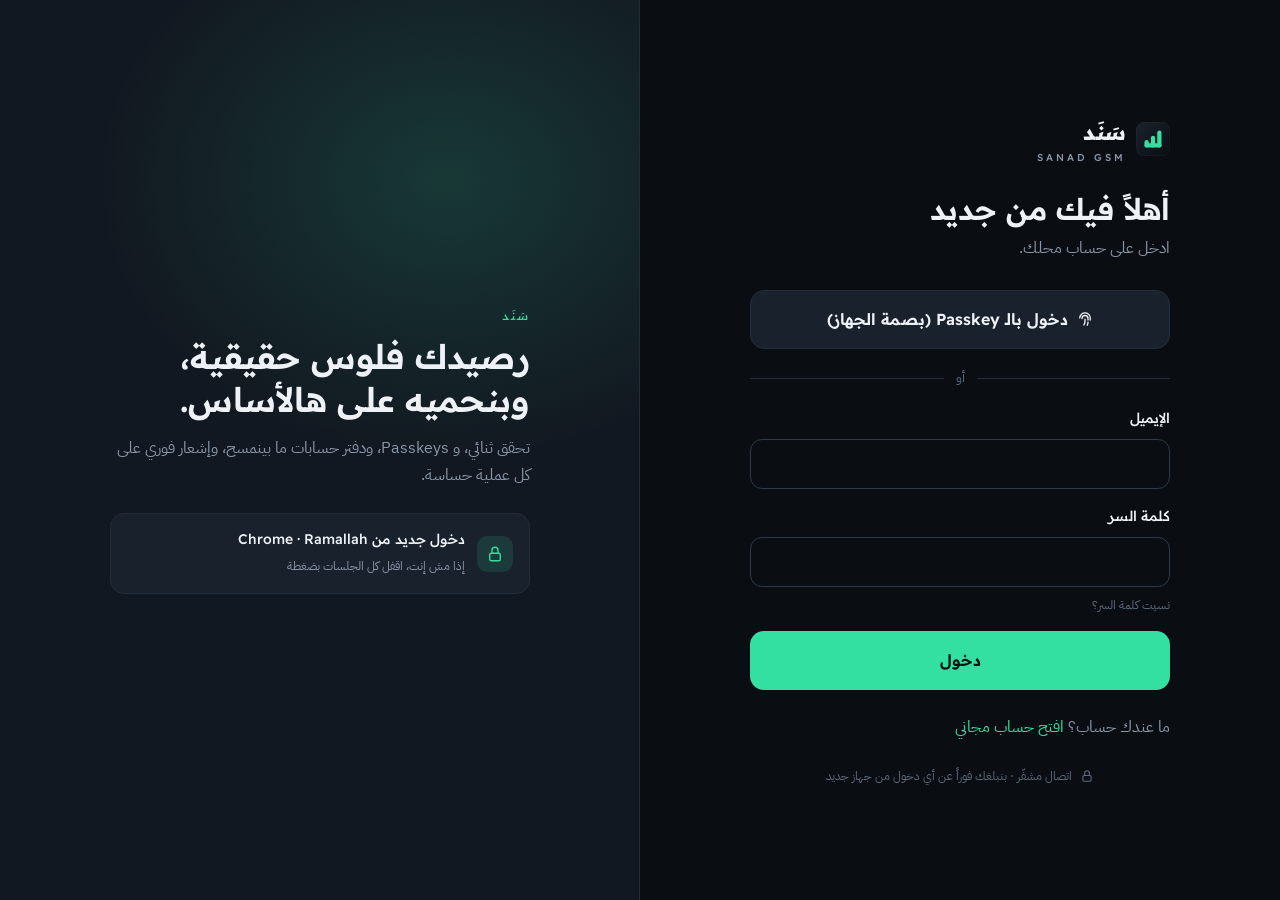
<file: sanad/03-ui/login.html>
<!doctype html>
<html lang="ar" dir="rtl">
<head>
<meta charset="utf-8">
<meta name="viewport" content="width=device-width, initial-scale=1">
<meta name="referrer" content="strict-origin-when-cross-origin">
<title>دخول | سَنَد</title>
<meta name="description" content="سيرفر GSM لفنيي الصيانة: كريدت أدوات، تفعيلات، فك شبكة وفحوصات IMEI، مع دعم فني عربي على الواتساب واسترجاع تلقائي للطلبات المرفوضة.">
<link rel="icon" href="assets/sanad-mark.svg" type="image/svg+xml">
<link rel="preconnect" href="https://fonts.googleapis.com">
<link rel="preconnect" href="https://fonts.gstatic.com" crossorigin>
<link rel="stylesheet" href="https://fonts.googleapis.com/css2?family=IBM+Plex+Sans+Arabic:wght@400;500;600&family=JetBrains+Mono:wght@500&family=Readex+Pro:wght@400;500;600;700&display=swap">
<link rel="stylesheet" href="assets/sanad.css">
<script src="assets/sanad.js" defer></script>
</head>
<body>
<div class="auth-wrap">
  <main class="auth-main">
    <div class="auth-card">
      <a class="brand" href="index.html"><img src="assets/sanad-mark.svg" alt=""><span>سَنَد<small>SANAD GSM</small></span></a>

      <section id="step-login">
        <h1>أهلاً فيك من جديد</h1>
        <p class="sub">ادخل على حساب محلك.</p>
        <button class="btn btn-soft btn-block btn-lg" type="button"><svg viewBox="0 0 24 24" fill="none" stroke="currentColor" stroke-width="1.8" stroke-linecap="round"><path d="M12 11v3a8 8 0 0 1-1.5 4.5M8 10a4 4 0 0 1 8 0v2M5 9a7 7 0 0 1 14 1v2M16 15a12 12 0 0 1-1 4"/></svg>دخول بالـ Passkey (بصمة الجهاز)</button>
        <div class="divider">أو</div>
        <form id="login-form" action="#" method="post" autocomplete="on">
          <div class="field"><label for="email">الإيميل</label><input class="input ltr" id="email" name="email" type="email" autocomplete="username" required maxlength="190" inputmode="email"></div>
          <div class="field"><label for="pw">كلمة السر</label><input class="input ltr" id="pw" name="password" type="password" autocomplete="current-password" required minlength="12" maxlength="128"><a class="hint mint" href="#">نسيت كلمة السر؟</a></div>
          <button class="btn btn-primary btn-block btn-lg" type="submit">دخول</button>
        </form>
        <p class="muted mt-24">ما عندك حساب؟ <a class="mint" href="#">افتح حساب مجاني</a></p>
      </section>

      <section id="step-2fa" hidden>
        <h1>التحقق الثنائي</h1>
        <p class="sub">دخّل الرمز المكوّن من 6 أرقام من تطبيق التحقق (Google Authenticator أو غيره).</p>
        <form action="#" method="post" autocomplete="off">
          <fieldset class="otp" aria-label="رمز التحقق">
            <input inputmode="numeric" maxlength="1" aria-label="رقم 1" autocomplete="one-time-code"><input inputmode="numeric" maxlength="1" aria-label="رقم 2"><input inputmode="numeric" maxlength="1" aria-label="رقم 3"><input inputmode="numeric" maxlength="1" aria-label="رقم 4"><input inputmode="numeric" maxlength="1" aria-label="رقم 5"><input inputmode="numeric" maxlength="1" aria-label="رقم 6">
          </fieldset>
          <label class="check"><input type="checkbox" name="trust">ثق بهاد الجهاز لمدة 30 يوم</label>
          <a class="btn btn-primary btn-block btn-lg mt-16" href="dashboard.html">تحقق وادخل</a>
        </form>
        <p class="muted mt-24">فقدت جهازك؟ <a class="mint" href="#">استخدم رمز احتياطي</a></p>
      </section>

      <div class="secure-line"><svg viewBox="0 0 24 24" fill="none" stroke="currentColor" stroke-width="1.8"><rect x="5" y="11" width="14" height="10" rx="2"/><path d="M8 11V7a4 4 0 0 1 8 0v4"/></svg>اتصال مشفّر · بنبلغك فوراً عن أي دخول من جهاز جديد</div>
    </div>
  </main>
  <aside class="auth-side">
    <div class="quote">
      <span class="kicker">سَنَد</span>
      <h2>رصيدك فلوس حقيقية، وبنحميه على هالأساس.</h2>
      <p class="muted">تحقق ثنائي، و Passkeys، ودفتر حسابات ما بينمسح، وإشعار فوري على كل عملية حساسة.</p>
      <div class="stack mt-24" aria-hidden="true">
        <div class="toast"><div class="ic"><svg viewBox="0 0 24 24" fill="none" stroke="currentColor" stroke-width="1.8"><rect x="5" y="11" width="14" height="10" rx="2"/><path d="M8 11V7a4 4 0 0 1 8 0v4"/></svg></div><div><b>دخول جديد من Chrome · Ramallah</b><small>إذا مش إنت، اقفل كل الجلسات بضغطة</small></div></div>
      </div>
    </div>
  </aside>
</div>
</body>
</html>
</file>
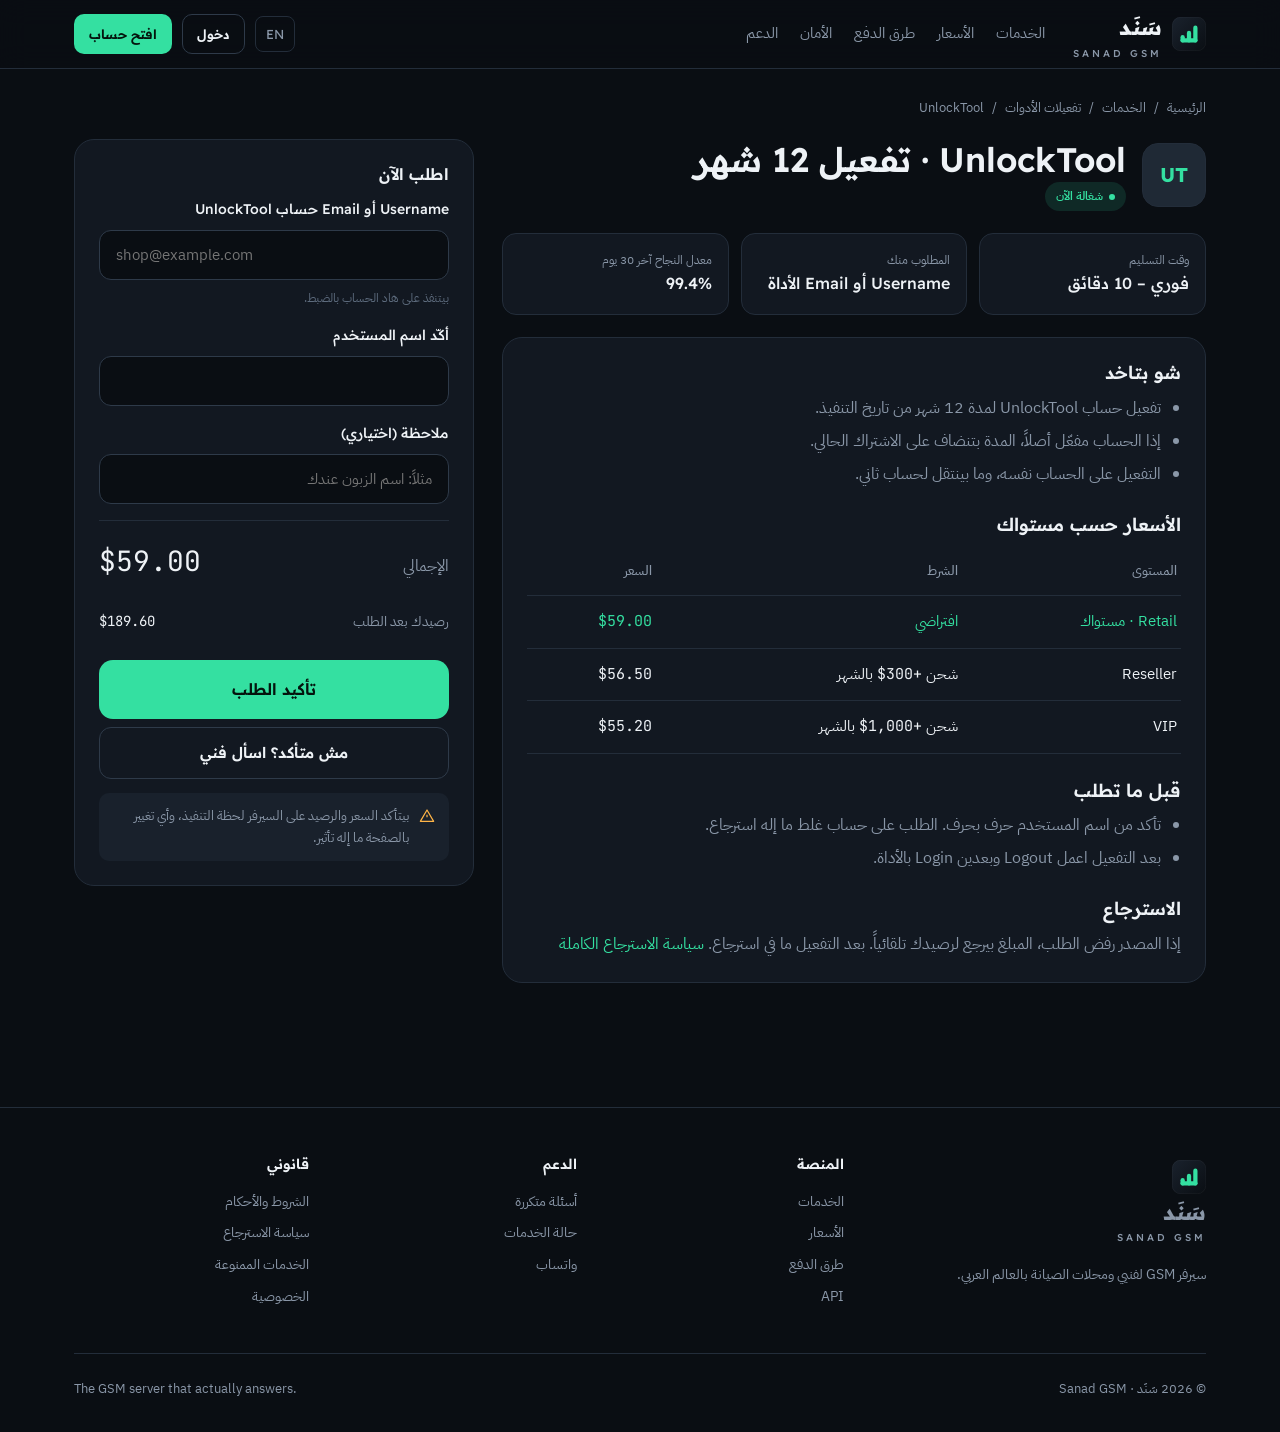
<file: sanad/03-ui/service.html>
<!doctype html>
<html lang="ar" dir="rtl">
<head>
<meta charset="utf-8">
<meta name="viewport" content="width=device-width, initial-scale=1">
<meta name="referrer" content="strict-origin-when-cross-origin">
<title>UnlockTool 12 شهر | سَنَد</title>
<meta name="description" content="سيرفر GSM لفنيي الصيانة: كريدت أدوات، تفعيلات، فك شبكة وفحوصات IMEI، مع دعم فني عربي على الواتساب واسترجاع تلقائي للطلبات المرفوضة.">
<link rel="icon" href="assets/sanad-mark.svg" type="image/svg+xml">
<link rel="preconnect" href="https://fonts.googleapis.com">
<link rel="preconnect" href="https://fonts.gstatic.com" crossorigin>
<link rel="stylesheet" href="https://fonts.googleapis.com/css2?family=IBM+Plex+Sans+Arabic:wght@400;500;600&family=JetBrains+Mono:wght@500&family=Readex+Pro:wght@400;500;600;700&display=swap">
<link rel="stylesheet" href="assets/sanad.css">
<script src="assets/sanad.js" defer></script>
</head>
<body>

<header class="site-header">
  <div class="container nav">
    <a class="brand" href="index.html" aria-label="سَنَد — الرئيسية"><img src="assets/sanad-mark.svg" alt=""><span>سَنَد<small>SANAD GSM</small></span></a>
    <nav class="nav-links" aria-label="القائمة الرئيسية">
      <a href="services.html">الخدمات</a>
      <a href="index.html#pricing">الأسعار</a>
      <a href="index.html#payment">طرق الدفع</a>
      <a href="index.html#security">الأمان</a>
      <a href="index.html#faq">الدعم</a>
    </nav>
    <div class="nav-cta">
      <a class="lang hide-m" href="index.html#" lang="en">EN</a>
      <a class="btn btn-ghost btn-sm hide-m" href="login.html">دخول</a>
      <a class="btn btn-primary btn-sm" href="login.html">افتح حساب</a>
      <button class="menu-btn" data-toggle="m-menu" aria-expanded="false" aria-controls="m-menu" aria-label="القائمة">
        <svg viewBox="0 0 24 24" fill="none" stroke="currentColor" stroke-width="1.8" stroke-linecap="round"><path d="M4 7h16M4 12h16M4 17h16"/></svg>
      </button>
    </div>
  </div>
  <div class="mobile-menu" id="m-menu">
    <a href="services.html">الخدمات</a><a href="index.html#pricing">الأسعار</a><a href="index.html#payment">طرق الدفع</a><a href="index.html#security">الأمان</a><a href="index.html#faq">الدعم</a><a href="login.html">دخول</a>
    <a class="btn btn-primary btn-block" href="login.html">افتح حساب مجاني</a>
  </div>
</header>

<main class="container">
  <nav class="crumbs" aria-label="مسار التنقل"><a href="index.html">الرئيسية</a><span>/</span><a href="services.html">الخدمات</a><span>/</span><a href="services.html">تفعيلات الأدوات</a><span>/</span><span>UnlockTool</span></nav>
  <div class="detail">
    <div>
      <div class="detail-head"><div class="logo-chip">UT</div><div><h1><bdi>UnlockTool</bdi> · تفعيل 12 شهر</h1><span class="pill ok">شغالة الآن</span></div></div>
      <div class="facts">
        <div class="fact"><small>وقت التسليم</small><b>فوري – 10 دقائق</b></div>
        <div class="fact"><small>المطلوب منك</small><b>Username أو Email الأداة</b></div>
        <div class="fact"><small>معدل النجاح آخر 30 يوم</small><b class="mono">99.4%</b></div>
      </div>
      <div class="card prose">
        <h3>شو بتاخد</h3>
        <ul>
          <li>تفعيل حساب UnlockTool لمدة 12 شهر من تاريخ التنفيذ.</li>
          <li>إذا الحساب مفعّل أصلاً، المدة بتنضاف على الاشتراك الحالي.</li>
          <li>التفعيل على الحساب نفسه، وما بينتقل لحساب ثاني.</li>
        </ul>
        <h3>الأسعار حسب مستواك</h3>
        <table class="tier-table">
          <thead><tr><th>المستوى</th><th>الشرط</th><th>السعر</th></tr></thead>
          <tbody>
            <tr class="me"><td>Retail · مستواك</td><td>افتراضي</td><td><bdi class="mono">$59.00</bdi></td></tr>
            <tr><td>Reseller</td><td>شحن <bdi class="mono">$300+</bdi> بالشهر</td><td><bdi class="mono">$56.50</bdi></td></tr>
            <tr><td>VIP</td><td>شحن <bdi class="mono">$1,000+</bdi> بالشهر</td><td><bdi class="mono">$55.20</bdi></td></tr>
          </tbody>
        </table>
        <h3>قبل ما تطلب</h3>
        <ul>
          <li>تأكد من اسم المستخدم حرف بحرف. الطلب على حساب غلط ما إله استرجاع.</li>
          <li>بعد التفعيل اعمل Logout وبعدين Login بالأداة.</li>
        </ul>
        <h3>الاسترجاع</h3>
        <p>إذا المصدر رفض الطلب، المبلغ بيرجع لرصيدك تلقائياً. بعد التفعيل ما في استرجاع. <a class="mint" href="#">سياسة الاسترجاع الكاملة</a></p>
      </div>
    </div>

    <aside class="card order-box" aria-label="تنفيذ الطلب">
      <h2 class="step-title">اطلب الآن</h2>
      <form action="#" method="post" autocomplete="off">
        <div class="field">
          <label for="ut-user">Username أو Email حساب UnlockTool</label>
          <input class="input ltr" id="ut-user" name="account" type="text" required maxlength="120" spellcheck="false" placeholder="shop@example.com">
          <span class="hint">بيتنفذ على هاد الحساب بالضبط.</span>
        </div>
        <div class="field">
          <label for="ut-user2">أكّد اسم المستخدم</label>
          <input class="input ltr" id="ut-user2" name="account_confirm" type="text" required maxlength="120" spellcheck="false">
        </div>
        <div class="field">
          <label for="ut-note">ملاحظة (اختياري)</label>
          <input class="input" id="ut-note" name="note" type="text" maxlength="200" placeholder="مثلاً: اسم الزبون عندك">
        </div>
        <div class="total"><span class="muted">الإجمالي</span><span class="price"><bdi>$59.00</bdi></span></div>
        <div class="summary-row"><span class="muted">رصيدك بعد الطلب</span><bdi class="mono">$189.60</bdi></div>
        <button class="btn btn-primary btn-block btn-lg mt-16" type="submit">تأكيد الطلب</button>
        <a class="btn btn-ghost btn-block mt-8" href="#">مش متأكد؟ اسأل فني</a>
      </form>
      <div class="note"><svg viewBox="0 0 24 24" fill="none" stroke="currentColor" stroke-width="1.8" stroke-linejoin="round"><path d="M12 3 2 20h20z"/><path d="M12 10v4M12 17h.01"/></svg><span>بيتأكد السعر والرصيد على السيرفر لحظة التنفيذ، وأي تغيير بالصفحة ما إله تأثير.</span></div>
    </aside>
  </div>
</main>

<footer class="site-footer">
  <div class="container">
    <div class="foot-grid">
      <div><a class="brand" href="index.html"><img src="assets/sanad-mark.svg" alt=""><span>سَنَد<small>SANAD GSM</small></span></a><p class="mt-16">سيرفر GSM لفنيي ومحلات الصيانة بالعالم العربي.</p></div>
      <div><h4>المنصة</h4><a href="services.html">الخدمات</a><a href="index.html#pricing">الأسعار</a><a href="index.html#payment">طرق الدفع</a><a href="index.html#">API</a></div>
      <div><h4>الدعم</h4><a href="index.html#faq">أسئلة متكررة</a><a href="index.html#">حالة الخدمات</a><a href="index.html#">واتساب</a></div>
      <div><h4>قانوني</h4><a href="index.html#">الشروط والأحكام</a><a href="index.html#">سياسة الاسترجاع</a><a href="index.html#">الخدمات الممنوعة</a><a href="index.html#">الخصوصية</a></div>
    </div>
    <div class="foot-bottom"><span>© 2026 سَنَد · Sanad GSM</span><span class="ltr">The GSM server that actually answers.</span></div>
  </div>
</footer>
</body>
</html>
</file>
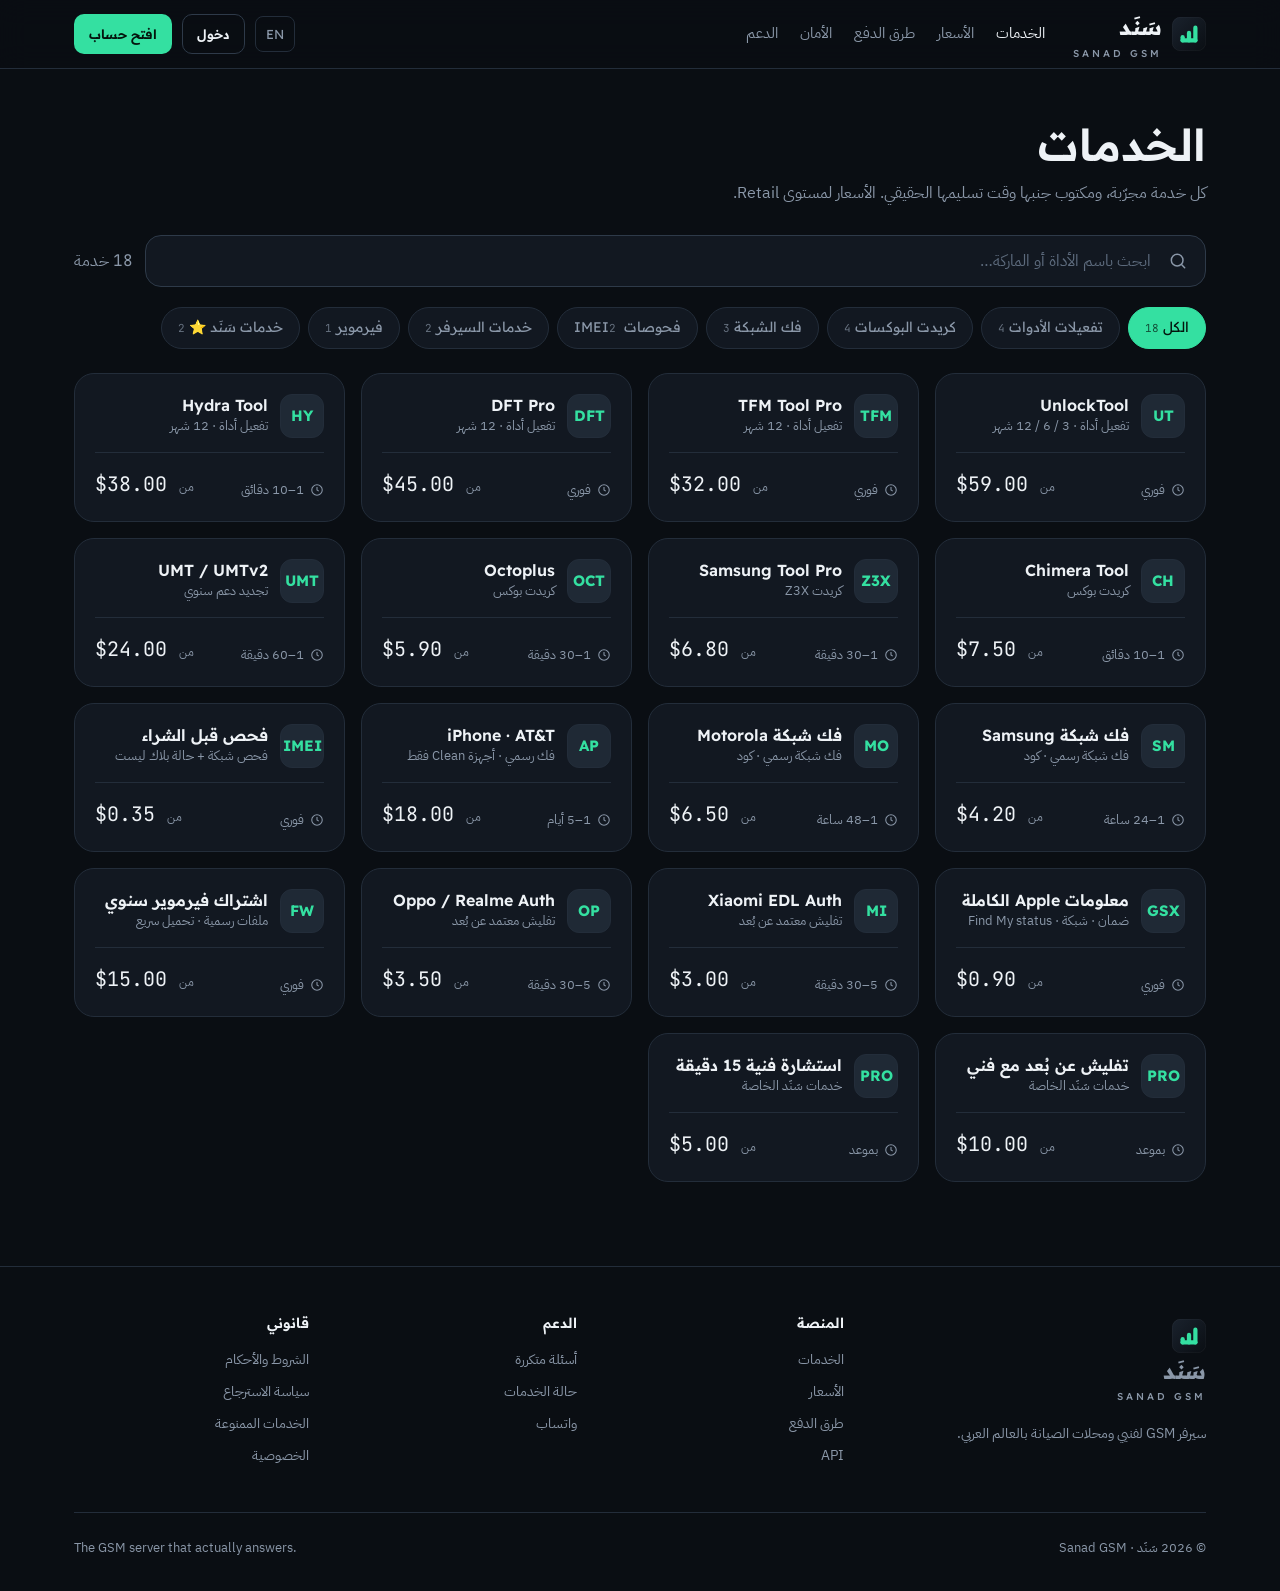
<file: sanad/03-ui/services.html>
<!doctype html>
<html lang="ar" dir="rtl">
<head>
<meta charset="utf-8">
<meta name="viewport" content="width=device-width, initial-scale=1">
<meta name="referrer" content="strict-origin-when-cross-origin">
<title>الخدمات | سَنَد</title>
<meta name="description" content="سيرفر GSM لفنيي الصيانة: كريدت أدوات، تفعيلات، فك شبكة وفحوصات IMEI، مع دعم فني عربي على الواتساب واسترجاع تلقائي للطلبات المرفوضة.">
<link rel="icon" href="assets/sanad-mark.svg" type="image/svg+xml">
<link rel="preconnect" href="https://fonts.googleapis.com">
<link rel="preconnect" href="https://fonts.gstatic.com" crossorigin>
<link rel="stylesheet" href="https://fonts.googleapis.com/css2?family=IBM+Plex+Sans+Arabic:wght@400;500;600&family=JetBrains+Mono:wght@500&family=Readex+Pro:wght@400;500;600;700&display=swap">
<link rel="stylesheet" href="assets/sanad.css">
<script src="assets/sanad.js" defer></script>
</head>
<body>

<header class="site-header">
  <div class="container nav">
    <a class="brand" href="index.html" aria-label="سَنَد — الرئيسية"><img src="assets/sanad-mark.svg" alt=""><span>سَنَد<small>SANAD GSM</small></span></a>
    <nav class="nav-links" aria-label="القائمة الرئيسية">
      <a href="services.html" aria-current="page">الخدمات</a>
      <a href="index.html#pricing">الأسعار</a>
      <a href="index.html#payment">طرق الدفع</a>
      <a href="index.html#security">الأمان</a>
      <a href="index.html#faq">الدعم</a>
    </nav>
    <div class="nav-cta">
      <a class="lang hide-m" href="index.html#" lang="en">EN</a>
      <a class="btn btn-ghost btn-sm hide-m" href="login.html">دخول</a>
      <a class="btn btn-primary btn-sm" href="login.html">افتح حساب</a>
      <button class="menu-btn" data-toggle="m-menu" aria-expanded="false" aria-controls="m-menu" aria-label="القائمة">
        <svg viewBox="0 0 24 24" fill="none" stroke="currentColor" stroke-width="1.8" stroke-linecap="round"><path d="M4 7h16M4 12h16M4 17h16"/></svg>
      </button>
    </div>
  </div>
  <div class="mobile-menu" id="m-menu">
    <a href="services.html">الخدمات</a><a href="index.html#pricing">الأسعار</a><a href="index.html#payment">طرق الدفع</a><a href="index.html#security">الأمان</a><a href="index.html#faq">الدعم</a><a href="login.html">دخول</a>
    <a class="btn btn-primary btn-block" href="login.html">افتح حساب مجاني</a>
  </div>
</header>

<main class="container">
  <div class="page-head">
    <h1>الخدمات</h1>
    <p>كل خدمة مجرّبة، ومكتوب جنبها وقت تسليمها الحقيقي. الأسعار لمستوى Retail.</p>
  </div>
  <div class="toolbar">
    <div class="search">
      <svg class="s-icon" viewBox="0 0 24 24" fill="none" stroke="currentColor" stroke-width="1.8" stroke-linecap="round"><circle cx="11" cy="11" r="7"/><path d="m20 20-3.5-3.5"/></svg>
      <label class="sr-only" for="svc-q">ابحث عن خدمة</label>
      <input class="" id="svc-q" type="search" maxlength="80" autocomplete="off" placeholder="ابحث باسم الأداة أو الماركة…">
    </div>
    <span class="muted"><span id="svc-count" class="mono">18</span> خدمة</span>
  </div>
  <div class="filters" role="group" aria-label="الأقسام"><button class="chip" type="button" data-cat="all" aria-pressed="true">الكل<span class="n">18</span></button><button class="chip" type="button" data-cat="tools" aria-pressed="false">تفعيلات الأدوات<span class="n">4</span></button><button class="chip" type="button" data-cat="boxes" aria-pressed="false">كريدت البوكسات<span class="n">4</span></button><button class="chip" type="button" data-cat="unlock" aria-pressed="false">فك الشبكة<span class="n">3</span></button><button class="chip" type="button" data-cat="checks" aria-pressed="false">فحوصات IMEI<span class="n">2</span></button><button class="chip" type="button" data-cat="server" aria-pressed="false">خدمات السيرفر<span class="n">2</span></button><button class="chip" type="button" data-cat="firmware" aria-pressed="false">فيرموير<span class="n">1</span></button><button class="chip" type="button" data-cat="pro" aria-pressed="false">خدمات سَنَد ⭐<span class="n">2</span></button></div>
  <div class="grid g4 mt-24" id="svc-list">
<a class="svc" href="service.html" data-cat="tools" data-search="unlocktool unlock tool"><div class="svc-top"><div class="logo-chip">UT</div><div><h3>UnlockTool</h3><div class="cat">تفعيل أداة · 3 / 6 / 12 شهر</div></div></div><div class="svc-meta"><span class="eta"><svg viewBox="0 0 24 24" fill="none" stroke="currentColor" stroke-width="1.8"><circle cx="12" cy="12" r="9"/><path d="M12 7v5l3 2"/></svg>فوري</span><span class="price"><small>من</small> <bdi>$59.00</bdi></span></div></a>
<a class="svc" href="service.html" data-cat="tools" data-search="tfm"><div class="svc-top"><div class="logo-chip">TFM</div><div><h3>TFM Tool Pro</h3><div class="cat">تفعيل أداة · 12 شهر</div></div></div><div class="svc-meta"><span class="eta"><svg viewBox="0 0 24 24" fill="none" stroke="currentColor" stroke-width="1.8"><circle cx="12" cy="12" r="9"/><path d="M12 7v5l3 2"/></svg>فوري</span><span class="price"><small>من</small> <bdi>$32.00</bdi></span></div></a>
<a class="svc" href="service.html" data-cat="tools" data-search="dft"><div class="svc-top"><div class="logo-chip">DFT</div><div><h3>DFT Pro</h3><div class="cat">تفعيل أداة · 12 شهر</div></div></div><div class="svc-meta"><span class="eta"><svg viewBox="0 0 24 24" fill="none" stroke="currentColor" stroke-width="1.8"><circle cx="12" cy="12" r="9"/><path d="M12 7v5l3 2"/></svg>فوري</span><span class="price"><small>من</small> <bdi>$45.00</bdi></span></div></a>
<a class="svc" href="service.html" data-cat="tools" data-search="hydra"><div class="svc-top"><div class="logo-chip">HY</div><div><h3>Hydra Tool</h3><div class="cat">تفعيل أداة · 12 شهر</div></div></div><div class="svc-meta"><span class="eta"><svg viewBox="0 0 24 24" fill="none" stroke="currentColor" stroke-width="1.8"><circle cx="12" cy="12" r="9"/><path d="M12 7v5l3 2"/></svg>1–10 دقائق</span><span class="price"><small>من</small> <bdi>$38.00</bdi></span></div></a>
<a class="svc" href="service.html" data-cat="boxes" data-search="chimera"><div class="svc-top"><div class="logo-chip">CH</div><div><h3>Chimera Tool</h3><div class="cat">كريدت بوكس</div></div></div><div class="svc-meta"><span class="eta"><svg viewBox="0 0 24 24" fill="none" stroke="currentColor" stroke-width="1.8"><circle cx="12" cy="12" r="9"/><path d="M12 7v5l3 2"/></svg>1–10 دقائق</span><span class="price"><small>من</small> <bdi>$7.50</bdi></span></div></a>
<a class="svc" href="service.html" data-cat="boxes" data-search="z3x samsung tool pro pandora"><div class="svc-top"><div class="logo-chip">Z3X</div><div><h3>Samsung Tool Pro</h3><div class="cat">كريدت Z3X</div></div></div><div class="svc-meta"><span class="eta"><svg viewBox="0 0 24 24" fill="none" stroke="currentColor" stroke-width="1.8"><circle cx="12" cy="12" r="9"/><path d="M12 7v5l3 2"/></svg>1–30 دقيقة</span><span class="price"><small>من</small> <bdi>$6.80</bdi></span></div></a>
<a class="svc" href="service.html" data-cat="boxes" data-search="octoplus"><div class="svc-top"><div class="logo-chip">OCT</div><div><h3>Octoplus</h3><div class="cat">كريدت بوكس</div></div></div><div class="svc-meta"><span class="eta"><svg viewBox="0 0 24 24" fill="none" stroke="currentColor" stroke-width="1.8"><circle cx="12" cy="12" r="9"/><path d="M12 7v5l3 2"/></svg>1–30 دقيقة</span><span class="price"><small>من</small> <bdi>$5.90</bdi></span></div></a>
<a class="svc" href="service.html" data-cat="boxes" data-search="umt"><div class="svc-top"><div class="logo-chip">UMT</div><div><h3>UMT / UMTv2</h3><div class="cat">تجديد دعم سنوي</div></div></div><div class="svc-meta"><span class="eta"><svg viewBox="0 0 24 24" fill="none" stroke="currentColor" stroke-width="1.8"><circle cx="12" cy="12" r="9"/><path d="M12 7v5l3 2"/></svg>1–60 دقيقة</span><span class="price"><small>من</small> <bdi>$24.00</bdi></span></div></a>
<a class="svc" href="service.html" data-cat="unlock" data-search="samsung network unlock"><div class="svc-top"><div class="logo-chip">SM</div><div><h3>فك شبكة Samsung</h3><div class="cat">فك شبكة رسمي · كود</div></div></div><div class="svc-meta"><span class="eta"><svg viewBox="0 0 24 24" fill="none" stroke="currentColor" stroke-width="1.8"><circle cx="12" cy="12" r="9"/><path d="M12 7v5l3 2"/></svg>1–24 ساعة</span><span class="price"><small>من</small> <bdi>$4.20</bdi></span></div></a>
<a class="svc" href="service.html" data-cat="unlock" data-search="motorola"><div class="svc-top"><div class="logo-chip">MO</div><div><h3>فك شبكة Motorola</h3><div class="cat">فك شبكة رسمي · كود</div></div></div><div class="svc-meta"><span class="eta"><svg viewBox="0 0 24 24" fill="none" stroke="currentColor" stroke-width="1.8"><circle cx="12" cy="12" r="9"/><path d="M12 7v5l3 2"/></svg>1–48 ساعة</span><span class="price"><small>من</small> <bdi>$6.50</bdi></span></div></a>
<a class="svc" href="service.html" data-cat="unlock" data-search="iphone apple att at&t"><div class="svc-top"><div class="logo-chip">AP</div><div><h3>iPhone · AT&T</h3><div class="cat">فك رسمي · أجهزة Clean فقط</div></div></div><div class="svc-meta"><span class="eta"><svg viewBox="0 0 24 24" fill="none" stroke="currentColor" stroke-width="1.8"><circle cx="12" cy="12" r="9"/><path d="M12 7v5l3 2"/></svg>1–5 أيام</span><span class="price"><small>من</small> <bdi>$18.00</bdi></span></div></a>
<a class="svc" href="service.html" data-cat="checks" data-search="imei check blacklist carrier"><div class="svc-top"><div class="logo-chip">IMEI</div><div><h3>فحص قبل الشراء</h3><div class="cat">فحص شبكة + حالة بلاك ليست</div></div></div><div class="svc-meta"><span class="eta"><svg viewBox="0 0 24 24" fill="none" stroke="currentColor" stroke-width="1.8"><circle cx="12" cy="12" r="9"/><path d="M12 7v5l3 2"/></svg>فوري</span><span class="price"><small>من</small> <bdi>$0.35</bdi></span></div></a>
<a class="svc" href="service.html" data-cat="checks" data-search="apple info gsx warranty"><div class="svc-top"><div class="logo-chip">GSX</div><div><h3>معلومات Apple الكاملة</h3><div class="cat">ضمان · شبكة · Find My status</div></div></div><div class="svc-meta"><span class="eta"><svg viewBox="0 0 24 24" fill="none" stroke="currentColor" stroke-width="1.8"><circle cx="12" cy="12" r="9"/><path d="M12 7v5l3 2"/></svg>فوري</span><span class="price"><small>من</small> <bdi>$0.90</bdi></span></div></a>
<a class="svc" href="service.html" data-cat="server" data-search="xiaomi edl auth flash"><div class="svc-top"><div class="logo-chip">MI</div><div><h3>Xiaomi EDL Auth</h3><div class="cat">تفليش معتمد عن بُعد</div></div></div><div class="svc-meta"><span class="eta"><svg viewBox="0 0 24 24" fill="none" stroke="currentColor" stroke-width="1.8"><circle cx="12" cy="12" r="9"/><path d="M12 7v5l3 2"/></svg>5–30 دقيقة</span><span class="price"><small>من</small> <bdi>$3.00</bdi></span></div></a>
<a class="svc" href="service.html" data-cat="server" data-search="oppo realme auth"><div class="svc-top"><div class="logo-chip">OP</div><div><h3>Oppo / Realme Auth</h3><div class="cat">تفليش معتمد عن بُعد</div></div></div><div class="svc-meta"><span class="eta"><svg viewBox="0 0 24 24" fill="none" stroke="currentColor" stroke-width="1.8"><circle cx="12" cy="12" r="9"/><path d="M12 7v5l3 2"/></svg>5–30 دقيقة</span><span class="price"><small>من</small> <bdi>$3.50</bdi></span></div></a>
<a class="svc" href="service.html" data-cat="firmware" data-search="firmware files"><div class="svc-top"><div class="logo-chip">FW</div><div><h3>اشتراك فيرموير سنوي</h3><div class="cat">ملفات رسمية · تحميل سريع</div></div></div><div class="svc-meta"><span class="eta"><svg viewBox="0 0 24 24" fill="none" stroke="currentColor" stroke-width="1.8"><circle cx="12" cy="12" r="9"/><path d="M12 7v5l3 2"/></svg>فوري</span><span class="price"><small>من</small> <bdi>$15.00</bdi></span></div></a>
<a class="svc" href="service.html" data-cat="pro" data-search="remote flash anydesk"><div class="svc-top"><div class="logo-chip">PRO</div><div><h3>تفليش عن بُعد مع فني</h3><div class="cat">خدمات سَنَد الخاصة</div></div></div><div class="svc-meta"><span class="eta"><svg viewBox="0 0 24 24" fill="none" stroke="currentColor" stroke-width="1.8"><circle cx="12" cy="12" r="9"/><path d="M12 7v5l3 2"/></svg>بموعد</span><span class="price"><small>من</small> <bdi>$10.00</bdi></span></div></a>
<a class="svc" href="service.html" data-cat="pro" data-search="consult help"><div class="svc-top"><div class="logo-chip">PRO</div><div><h3>استشارة فنية 15 دقيقة</h3><div class="cat">خدمات سَنَد الخاصة</div></div></div><div class="svc-meta"><span class="eta"><svg viewBox="0 0 24 24" fill="none" stroke="currentColor" stroke-width="1.8"><circle cx="12" cy="12" r="9"/><path d="M12 7v5l3 2"/></svg>بموعد</span><span class="price"><small>من</small> <bdi>$5.00</bdi></span></div></a>
  </div>
  <div class="empty mt-24" id="svc-empty" hidden>ما لقينا هالخدمة. <a class="mint" href="#">احكينا على الواتساب</a> ومنشوفلك إياها.</div>
</main>

<footer class="site-footer">
  <div class="container">
    <div class="foot-grid">
      <div><a class="brand" href="index.html"><img src="assets/sanad-mark.svg" alt=""><span>سَنَد<small>SANAD GSM</small></span></a><p class="mt-16">سيرفر GSM لفنيي ومحلات الصيانة بالعالم العربي.</p></div>
      <div><h4>المنصة</h4><a href="services.html">الخدمات</a><a href="index.html#pricing">الأسعار</a><a href="index.html#payment">طرق الدفع</a><a href="index.html#">API</a></div>
      <div><h4>الدعم</h4><a href="index.html#faq">أسئلة متكررة</a><a href="index.html#">حالة الخدمات</a><a href="index.html#">واتساب</a></div>
      <div><h4>قانوني</h4><a href="index.html#">الشروط والأحكام</a><a href="index.html#">سياسة الاسترجاع</a><a href="index.html#">الخدمات الممنوعة</a><a href="index.html#">الخصوصية</a></div>
    </div>
    <div class="foot-bottom"><span>© 2026 سَنَد · Sanad GSM</span><span class="ltr">The GSM server that actually answers.</span></div>
  </div>
</footer>
</body>
</html>
</file>
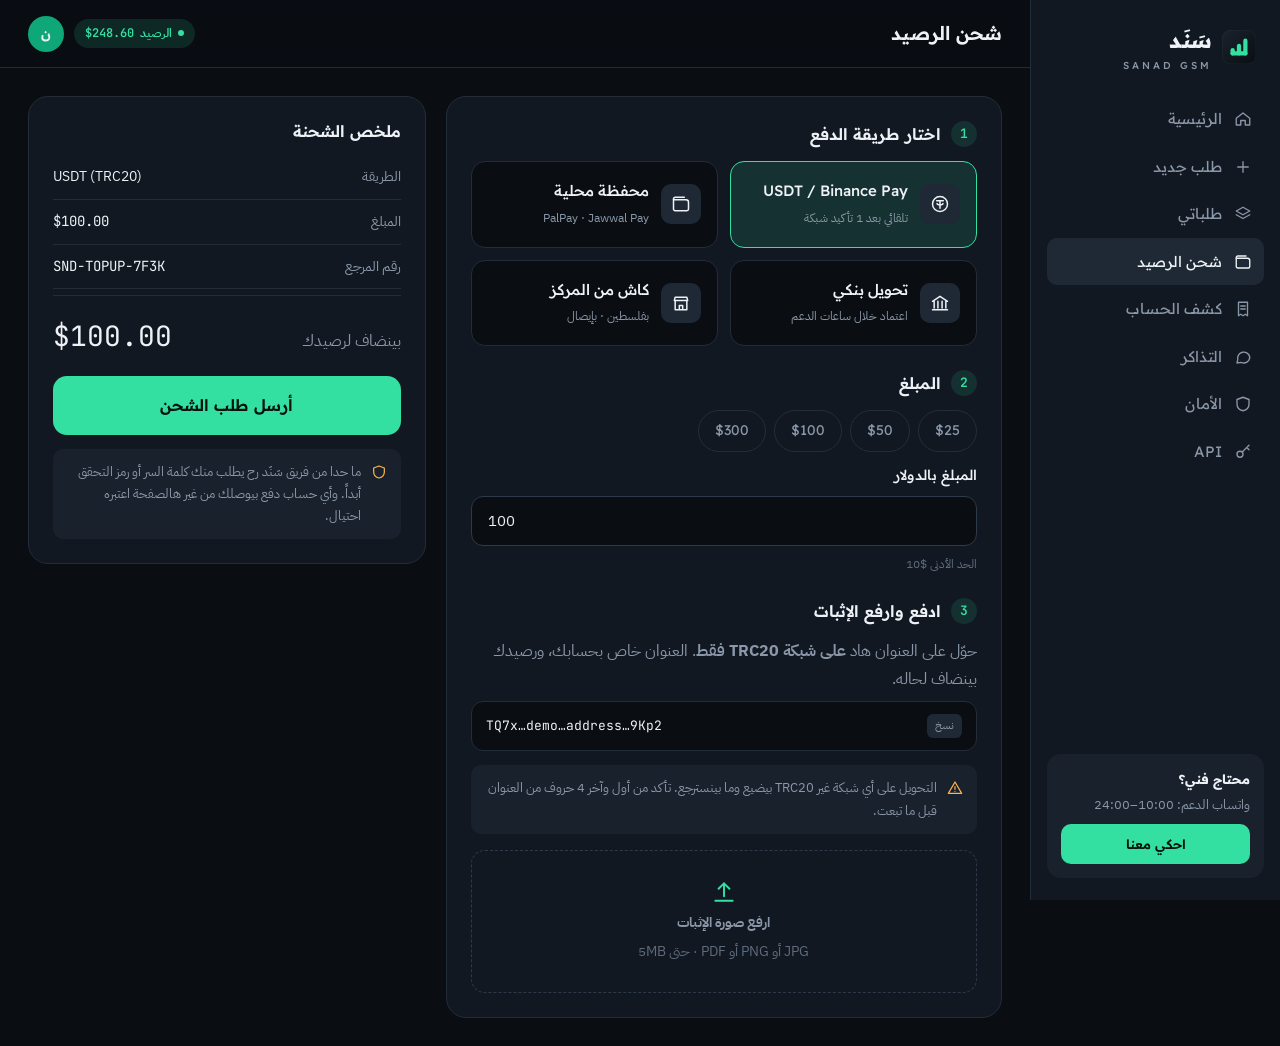
<file: sanad/03-ui/topup.html>
<!doctype html>
<html lang="ar" dir="rtl">
<head>
<meta charset="utf-8">
<meta name="viewport" content="width=device-width, initial-scale=1">
<meta name="referrer" content="strict-origin-when-cross-origin">
<title>شحن الرصيد | سَنَد</title>
<meta name="description" content="سيرفر GSM لفنيي الصيانة: كريدت أدوات، تفعيلات، فك شبكة وفحوصات IMEI، مع دعم فني عربي على الواتساب واسترجاع تلقائي للطلبات المرفوضة.">
<link rel="icon" href="assets/sanad-mark.svg" type="image/svg+xml">
<link rel="preconnect" href="https://fonts.googleapis.com">
<link rel="preconnect" href="https://fonts.gstatic.com" crossorigin>
<link rel="stylesheet" href="https://fonts.googleapis.com/css2?family=IBM+Plex+Sans+Arabic:wght@400;500;600&family=JetBrains+Mono:wght@500&family=Readex+Pro:wght@400;500;600;700&display=swap">
<link rel="stylesheet" href="assets/sanad.css">
<script src="assets/sanad.js" defer></script>
</head>
<body>
<div class="app">
  <aside class="sidebar" id="side">
    <button class="menu-btn side-close" data-toggle="side" aria-label="إغلاق القائمة"><svg viewBox="0 0 24 24" fill="none" stroke="currentColor" stroke-width="1.8" stroke-linecap="round"><path d="M6 6l12 12M18 6 6 18"/></svg></button>
    <a class="brand" href="index.html"><img src="assets/sanad-mark.svg" alt=""><span>سَنَد<small>SANAD GSM</small></span></a>
    <nav aria-label="لوحة الزبون"><a class="side-link" href="dashboard.html"><svg viewBox="0 0 24 24" fill="none" stroke="currentColor" stroke-width="1.8" stroke-linecap="round" stroke-linejoin="round"><path d="M3 11 12 4l9 7v9h-6v-6H9v6H3z"/></svg>الرئيسية</a><a class="side-link" href="services.html"><svg viewBox="0 0 24 24" fill="none" stroke="currentColor" stroke-width="1.8" stroke-linecap="round" stroke-linejoin="round"><path d="M12 5v14M5 12h14"/></svg>طلب جديد</a><a class="side-link" href="dashboard.html#orders"><svg viewBox="0 0 24 24" fill="none" stroke="currentColor" stroke-width="1.8" stroke-linecap="round" stroke-linejoin="round"><path d="m12 3 9 5-9 5-9-5z"/><path d="m3 13 9 5 9-5"/></svg>طلباتي</a><a class="side-link" href="topup.html" aria-current="page"><svg viewBox="0 0 24 24" fill="none" stroke="currentColor" stroke-width="1.8" stroke-linecap="round" stroke-linejoin="round"><path d="M3 7h15a3 3 0 0 1 3 3v8a2 2 0 0 1-2 2H5a2 2 0 0 1-2-2z"/><path d="M3 7V6a2 2 0 0 1 2-2h11"/></svg>شحن الرصيد</a><a class="side-link" href="#"><svg viewBox="0 0 24 24" fill="none" stroke="currentColor" stroke-width="1.8" stroke-linecap="round" stroke-linejoin="round"><path d="M6 3h12v18l-3-2-3 2-3-2-3 2z"/><path d="M9 8h6M9 12h6"/></svg>كشف الحساب</a><a class="side-link" href="#"><svg viewBox="0 0 24 24" fill="none" stroke="currentColor" stroke-width="1.8" stroke-linecap="round" stroke-linejoin="round"><path d="M21 12a8 8 0 0 1-11.6 7.1L4 20l1-4.6A8 8 0 1 1 21 12z"/></svg>التذاكر</a><a class="side-link" href="#security"><svg viewBox="0 0 24 24" fill="none" stroke="currentColor" stroke-width="1.8" stroke-linecap="round" stroke-linejoin="round"><path d="M12 3 4 6v6c0 5 3.5 8 8 9 4.5-1 8-4 8-9V6z"/></svg>الأمان</a><a class="side-link" href="#"><svg viewBox="0 0 24 24" fill="none" stroke="currentColor" stroke-width="1.8" stroke-linecap="round" stroke-linejoin="round"><circle cx="8" cy="15" r="4"/><path d="m11 12 9-9M17 6l3 3"/></svg>API</a></nav>
    <div class="side-foot"><b>محتاج فني؟</b><span class="muted">واتساب الدعم: 10:00–24:00</span><a class="btn btn-primary btn-sm btn-block mt-8" href="#">احكي معنا</a></div>
  </aside>
  <div class="app-main">
    <header class="topbar">
      <button class="menu-btn" data-toggle="side" aria-expanded="false" aria-controls="side" aria-label="القائمة"><svg viewBox="0 0 24 24" fill="none" stroke="currentColor" stroke-width="1.8" stroke-linecap="round" stroke-linejoin="round"><path d="M4 7h16M4 12h16M4 17h16"/></svg></button>
      <h1>شحن الرصيد</h1>
      <div class="topbar-end"><span class="pill ok">الرصيد <bdi class="mono">$248.60</bdi></span><div class="avatar" aria-label="محل النور">ن</div></div>
    </header>
    <div class="app-body">
      <div class="topup">
        <section class="card">
          <h2 class="step-title"><span>1</span>اختار طريقة الدفع</h2>
          <div class="methods" role="radiogroup">
            <label class="method"><input type="radio" name="method" value="usdt" data-label="USDT (TRC20)" checked><span class="p-ic"><svg viewBox="0 0 24 24" fill="none" stroke="currentColor" stroke-width="1.8" stroke-linecap="round" stroke-linejoin="round"><circle cx="12" cy="12" r="9"/><path d="M8 8h8M12 8v9M8.5 11.5c0 .9 1.6 1.5 3.5 1.5s3.5-.6 3.5-1.5"/></svg></span><span><b>USDT / Binance Pay</b><small>تلقائي بعد 1 تأكيد شبكة</small></span></label>
            <label class="method"><input type="radio" name="method" value="wallet" data-label="محفظة محلية"><span class="p-ic"><svg viewBox="0 0 24 24" fill="none" stroke="currentColor" stroke-width="1.8" stroke-linecap="round" stroke-linejoin="round"><path d="M3 7h15a3 3 0 0 1 3 3v8a2 2 0 0 1-2 2H5a2 2 0 0 1-2-2z"/><path d="M3 7V6a2 2 0 0 1 2-2h11"/></svg></span><span><b>محفظة محلية</b><small>PalPay · Jawwal Pay</small></span></label>
            <label class="method"><input type="radio" name="method" value="bank" data-label="تحويل بنكي"><span class="p-ic"><svg viewBox="0 0 24 24" fill="none" stroke="currentColor" stroke-width="1.8" stroke-linecap="round" stroke-linejoin="round"><path d="M3 10 12 4l9 6M5 10v8M9.5 10v8M14.5 10v8M19 10v8M3 20h18"/></svg></span><span><b>تحويل بنكي</b><small>اعتماد خلال ساعات الدعم</small></span></label>
            <label class="method"><input type="radio" name="method" value="cash" data-label="كاش من المركز"><span class="p-ic"><svg viewBox="0 0 24 24" fill="none" stroke="currentColor" stroke-width="1.8" stroke-linecap="round" stroke-linejoin="round"><path d="M4 9h16l-1-4H5zM5 9v11h14V9M10 20v-5h4v5"/></svg></span><span><b>كاش من المركز</b><small>بفلسطين · بإيصال</small></span></label>
          </div>

          <h2 class="step-title mt-24"><span>2</span>المبلغ</h2>
          <div class="amounts"><button class="chip" type="button" data-amount="25">$25</button><button class="chip" type="button" data-amount="50">$50</button><button class="chip" type="button" data-amount="100">$100</button><button class="chip" type="button" data-amount="300">$300</button></div>
          <div class="field"><label for="amount">المبلغ بالدولار</label><input class="input ltr" id="amount" name="amount" type="number" min="10" max="10000" step="1" value="100" inputmode="numeric"><span class="hint">الحد الأدنى $10</span></div>

          <h2 class="step-title mt-24"><span>3</span>ادفع وارفع الإثبات</h2>
          <div data-panel="usdt">
            <p class="muted">حوّل على العنوان هاد <b>على شبكة TRC20 فقط</b>. العنوان خاص بحسابك، ورصيدك بينضاف لحاله.</p>
            <div class="addr mt-8"><span>TQ7x…demo…address…9Kp2</span><button class="copy" type="button" data-copy="TQ7x-demo-address-9Kp2">نسخ</button></div>
            <div class="note"><svg viewBox="0 0 24 24" fill="none" stroke="currentColor" stroke-width="1.8" stroke-linecap="round" stroke-linejoin="round"><path d="M12 3 2 20h20z"/><path d="M12 10v4M12 17h.01"/></svg><span>التحويل على أي شبكة غير TRC20 بيضيع وما بينسترجع. تأكد من أول وآخر 4 حروف من العنوان قبل ما تبعت.</span></div>
          </div>
          <div data-panel="wallet" hidden>
            <p class="muted">حوّل على المحفظة: <bdi class="mono">059•••••••</bdi> باسم <b>[اسم الحساب]</b>، واكتب رقم المرجع بالملاحظة:</p>
            <div class="addr mt-8"><span>SND-TOPUP-7F3K</span><button class="copy" type="button" data-copy="SND-TOPUP-7F3K">نسخ</button></div>
          </div>
          <div data-panel="bank" hidden>
            <p class="muted">بيانات الحساب البنكي بتظهر هون. اكتب رقم المرجع بتفاصيل الحوالة:</p>
            <div class="addr mt-8"><span>SND-TOPUP-7F3K</span><button class="copy" type="button" data-copy="SND-TOPUP-7F3K">نسخ</button></div>
          </div>
          <div data-panel="cash" hidden>
            <p class="muted">زورنا بالمركز وقول رقم المرجع. بتستلم إيصال، والرصيد بينضاف قدامك.</p>
            <div class="addr mt-8"><span>SND-TOPUP-7F3K</span><button class="copy" type="button" data-copy="SND-TOPUP-7F3K">نسخ</button></div>
          </div>
          <label class="drop mt-16" for="proof"><svg viewBox="0 0 24 24" fill="none" stroke="currentColor" stroke-width="1.8" stroke-linecap="round" stroke-linejoin="round"><path d="M12 16V4M7 9l5-5 5 5M4 20h16"/></svg><span><b>ارفع صورة الإثبات</b></span><span class="faint">JPG أو PNG أو PDF · حتى 5MB</span></label>
          <input class="sr-only" id="proof" name="proof" type="file" accept="image/jpeg,image/png,application/pdf">
        </section>

        <aside class="card order-box">
          <h2 class="step-title">ملخص الشحنة</h2>
          <div class="summary-row"><span class="muted">الطريقة</span><span id="sum-method">USDT (TRC20)</span></div>
          <div class="summary-row"><span class="muted">المبلغ</span><span class="mono" id="sum-amount">$100.00</span></div>
          <div class="summary-row"><span class="muted">رقم المرجع</span><span class="mono">SND-TOPUP-7F3K</span></div>
          <div class="total"><span class="muted">بينضاف لرصيدك</span><span class="price mono" id="sum-total">$100.00</span></div>
          <button class="btn btn-primary btn-block btn-lg" type="button">أرسل طلب الشحن</button>
          <div class="note"><svg viewBox="0 0 24 24" fill="none" stroke="currentColor" stroke-width="1.8" stroke-linecap="round" stroke-linejoin="round"><path d="M12 3 4 6v6c0 5 3.5 8 8 9 4.5-1 8-4 8-9V6z"/></svg><span>ما حدا من فريق سَنَد رح يطلب منك كلمة السر أو رمز التحقق أبداً. وأي حساب دفع بيوصلك من غير هالصفحة اعتبره احتيال.</span></div>
        </aside>
      </div>
    </div>
  </div>
</div>
</body>
</html>
</file>
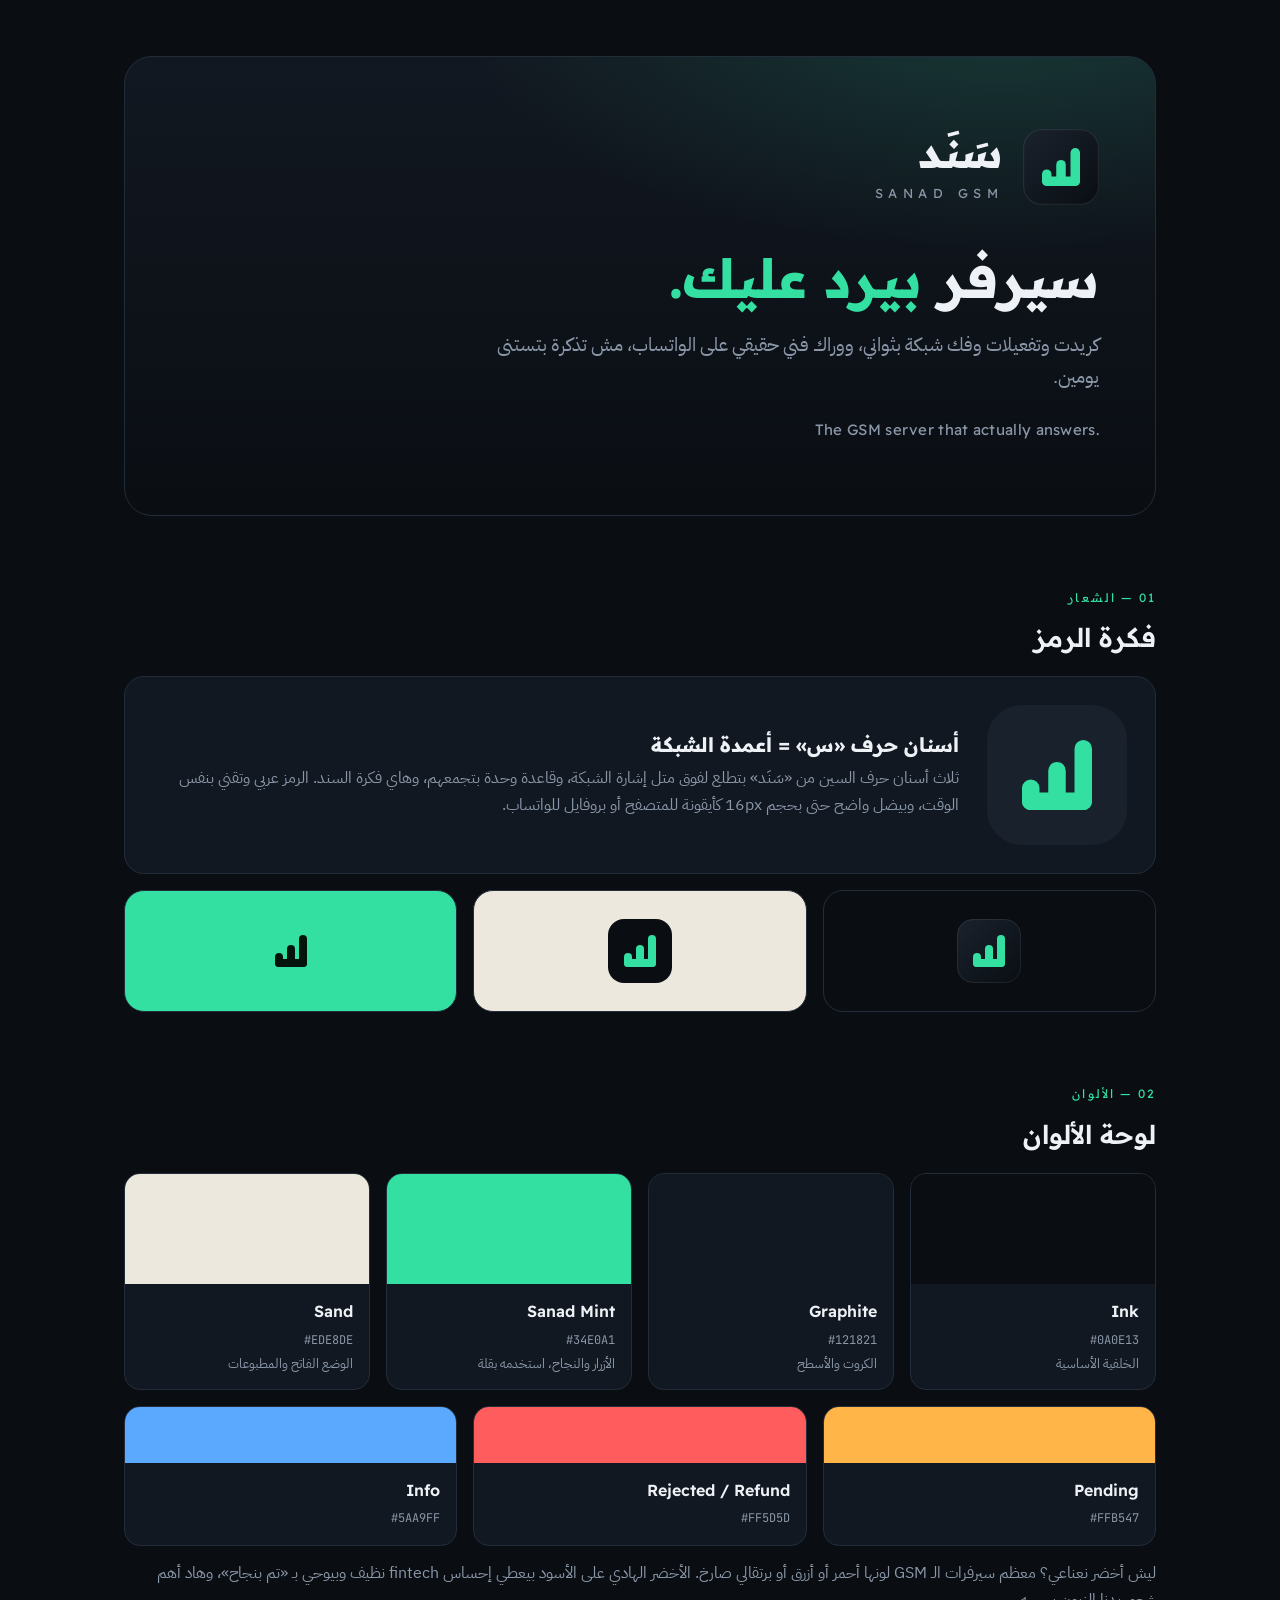
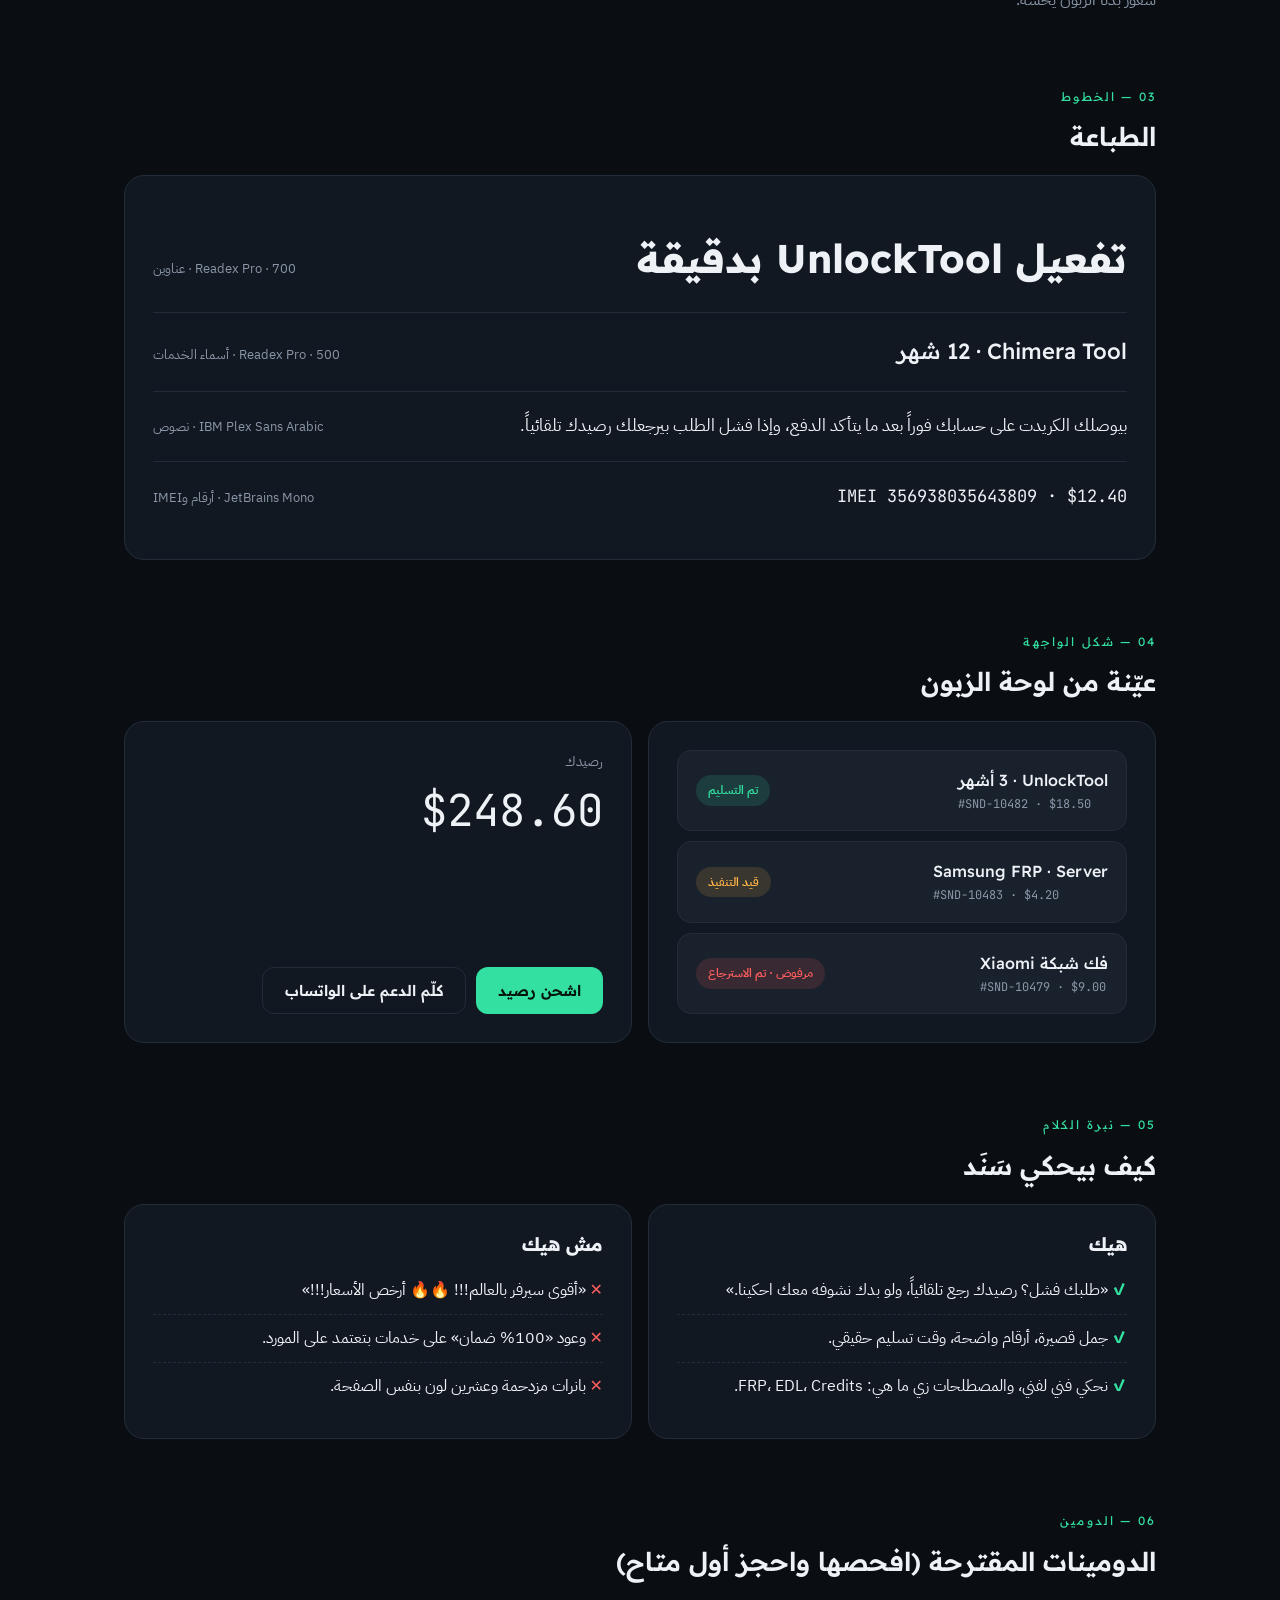
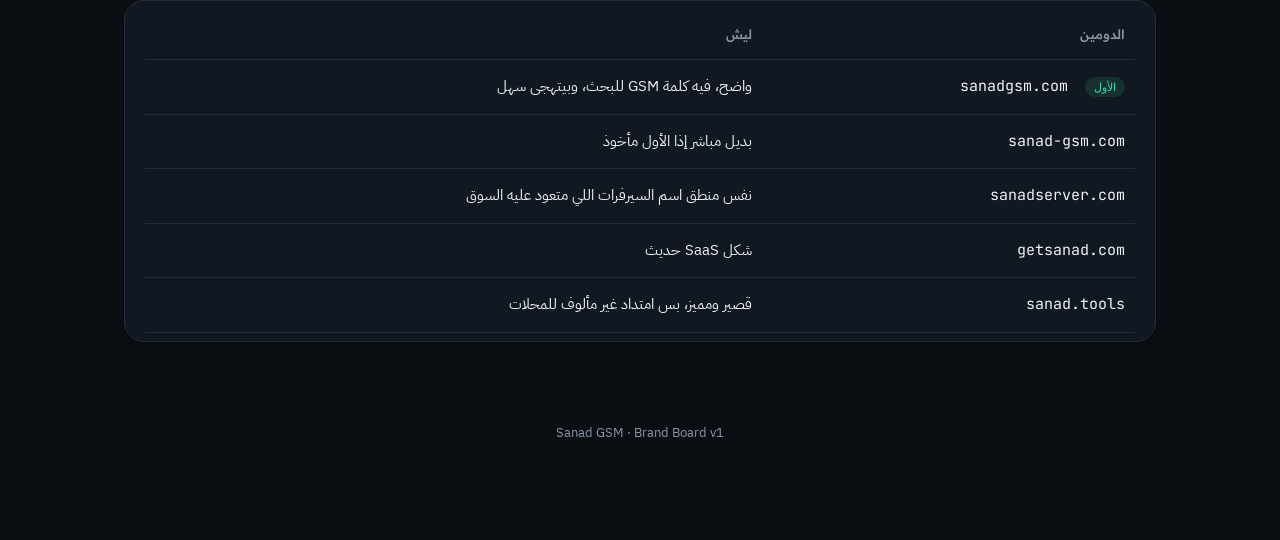
<file: sanad/brand/brand-board.html>
<!doctype html>
<html lang="ar" dir="rtl">
<head>
<meta charset="utf-8">
<meta name="viewport" content="width=device-width, initial-scale=1">
<title>Sanad Brand Board</title>
<link rel="preconnect" href="https://fonts.googleapis.com">
<link rel="preconnect" href="https://fonts.gstatic.com" crossorigin>
<link href="https://fonts.googleapis.com/css2?family=IBM+Plex+Sans+Arabic:wght@400;500;600&family=JetBrains+Mono:wght@500&family=Readex+Pro:wght@400;500;600;700&display=swap" rel="stylesheet">
<style>
:root{
  --ink:#0A0E13; --graphite:#121821; --raise:#19212C; --line:#232D3A;
  --text:#EEF2F6; --muted:#8A97A8;
  --mint:#34E0A1; --mint-deep:#0FA678; --mint-soft:rgba(52,224,161,.12);
  --sand:#EDE8DE; --amber:#FFB547; --red:#FF5D5D; --blue:#5AA9FF;
  --f-head:'Readex Pro','IBM Plex Sans Arabic',system-ui,sans-serif;
  --f-body:'IBM Plex Sans Arabic','Readex Pro',system-ui,sans-serif;
  --f-mono:'JetBrains Mono',ui-monospace,monospace;
}
*{box-sizing:border-box;margin:0;padding:0}
body{background:var(--ink);color:var(--text);font-family:var(--f-body);line-height:1.7;-webkit-font-smoothing:antialiased}
.wrap{max-width:1080px;margin:0 auto;padding:56px 24px 96px}
.eyebrow{font-family:var(--f-head);font-size:12px;letter-spacing:.18em;text-transform:uppercase;color:var(--mint);margin-bottom:14px}
h1,h2,h3{font-family:var(--f-head);line-height:1.25}
h2{font-size:26px;font-weight:600;margin-bottom:22px}
section{margin-top:72px}
.card{background:var(--graphite);border:1px solid var(--line);border-radius:20px;padding:28px}
.grid{display:grid;gap:16px}
.g2{grid-template-columns:repeat(2,1fr)} .g3{grid-template-columns:repeat(3,1fr)} .g4{grid-template-columns:repeat(4,1fr)}
@media(max-width:760px){.wrap{padding:32px 16px 72px}.card{padding:20px}.lockup .w1{font-size:34px}.g2,.g3,.g4{grid-template-columns:1fr}.hero{padding:40px 24px!important}.hero h1{font-size:38px!important}}
.muted{color:var(--muted)}

/* hero */
.hero{position:relative;overflow:hidden;border-radius:28px;padding:72px 56px;border:1px solid var(--line);
  background:radial-gradient(900px 400px at 85% -10%,rgba(52,224,161,.16),transparent 60%),linear-gradient(180deg,var(--graphite),var(--ink))}
.lockup{display:flex;align-items:center;gap:20px;margin-bottom:40px}
.lockup img{width:76px;height:76px}
.lockup .w1{font-family:var(--f-head);font-weight:700;font-size:44px;line-height:1}
.lockup .w2{font-family:var(--f-head);font-size:13px;letter-spacing:.42em;color:var(--muted);margin-top:8px;direction:ltr;text-align:right}
.hero h1{font-size:54px;font-weight:700;max-width:760px}
.hero h1 em{font-style:normal;color:var(--mint)}
.hero p{font-size:19px;color:var(--muted);max-width:620px;margin-top:16px}
.hero .en{direction:ltr;text-align:right;font-family:var(--f-head);font-size:15px;color:var(--muted);margin-top:24px;letter-spacing:.02em}

/* mark concept */
.concept{display:flex;gap:28px;align-items:center}
.concept svg{flex:none}
@media(max-width:760px){.concept{flex-direction:column;align-items:flex-start}}

/* swatches */
.sw{border-radius:16px;overflow:hidden;border:1px solid var(--line);background:var(--graphite)}
.sw .chip{height:110px}
.sw .meta{padding:14px 16px}
.sw .meta b{font-family:var(--f-head);font-weight:600;display:block}
.sw .meta code{font-family:var(--f-mono);font-size:12px;color:var(--muted);direction:ltr;display:inline-block}

/* type */
.type-row{display:flex;flex-wrap:wrap;justify-content:space-between;align-items:baseline;gap:16px;padding:20px 0;border-bottom:1px solid var(--line)}
.type-row:last-child{border-bottom:0}
.type-row small{color:var(--muted);font-size:13px}

/* ui sample */
.order{display:flex;flex-wrap:wrap;align-items:center;justify-content:space-between;gap:12px;padding:16px 18px;border:1px solid var(--line);border-radius:14px;background:var(--raise)}
.order + .order{margin-top:10px}
.order .t{font-family:var(--f-head);font-weight:500}
.order .s{font-family:var(--f-mono);font-size:12px;color:var(--muted);direction:ltr}
.pill{font-size:12px;font-weight:600;padding:5px 12px;border-radius:999px;white-space:nowrap}
.ok{background:rgba(52,224,161,.14);color:var(--mint)}
.wait{background:rgba(255,181,71,.14);color:var(--amber)}
.fail{background:rgba(255,93,93,.14);color:var(--red)}
.btn{display:inline-flex;align-items:center;gap:8px;font-family:var(--f-head);font-weight:600;border-radius:12px;padding:13px 22px;font-size:15px;border:0}
.btn-p{background:var(--mint);color:#04140D}
.btn-g{background:transparent;color:var(--text);border:1px solid var(--line)}

/* voice */
ul.clean{list-style:none}
ul.clean li{padding:10px 0;border-bottom:1px dashed var(--line)}
ul.clean li:last-child{border:0}
.do li::before{content:"✓  ";color:var(--mint);font-weight:700}
.dont li::before{content:"✕  ";color:var(--red);font-weight:700}

/* domains */
table{width:100%;border-collapse:collapse}
td,th{padding:14px 10px;border-bottom:1px solid var(--line);text-align:right;font-size:15px}
th{font-family:var(--f-head);font-weight:500;color:var(--muted);font-size:13px}
td.d{font-family:var(--f-mono);direction:ltr;text-align:right;word-break:break-all}
.tag{font-size:11px;padding:3px 9px;border-radius:999px;background:var(--mint-soft);color:var(--mint);margin-inline-start:8px}
footer{margin-top:80px;color:var(--muted);font-size:13px;text-align:center}
</style>
</head>
<body>
<div class="wrap">

  <div class="hero">
    <div class="lockup">
      <img src="sanad-mark.svg" alt="">
      <div><div class="w1">سَنَد</div><div class="w2">SANAD GSM</div></div>
    </div>
    <h1>سيرفر <em>بيرد عليك.</em></h1>
    <p>كريدت وتفعيلات وفك شبكة بثواني، ووراك فني حقيقي على الواتساب، مش تذكرة بتستنى يومين.</p>
    <div class="en">The GSM server that actually answers.</div>
  </div>

  <section>
    <div class="eyebrow">01 — الشعار</div>
    <h2>فكرة الرمز</h2>
    <div class="card concept">
      <svg width="140" height="140" viewBox="0 0 64 64" aria-hidden="true">
        <rect width="64" height="64" rx="16" fill="#19212C"/>
        <g fill="#34E0A1"><rect x="16" y="34" width="8" height="14" rx="4"/><rect x="28" y="26" width="8" height="22" rx="4"/><rect x="40" y="16" width="8" height="32" rx="4"/><rect x="16" y="40" width="32" height="8" rx="4"/></g>
      </svg>
      <div>
        <h3 style="font-size:20px;margin-bottom:8px">أسنان حرف «س» = أعمدة الشبكة</h3>
        <p class="muted">ثلاث أسنان حرف السين من «سَنَد» بتطلع لفوق متل إشارة الشبكة، وقاعدة وحدة بتجمعهم، وهاي فكرة السند. الرمز عربي وتقني بنفس الوقت، وبيضل واضح حتى بحجم 16px كأيقونة للمتصفح أو بروفايل للواتساب.</p>
      </div>
    </div>
    <div class="grid g3" style="margin-top:16px">
      <div class="card" style="display:flex;align-items:center;justify-content:center;background:var(--ink)"><img src="sanad-mark.svg" width="64" alt=""></div>
      <div class="card" style="display:flex;align-items:center;justify-content:center;background:var(--sand)">
        <svg width="64" height="64" viewBox="0 0 64 64"><rect width="64" height="64" rx="16" fill="#0A0E13"/><g fill="#34E0A1"><rect x="16" y="34" width="8" height="14" rx="4"/><rect x="28" y="26" width="8" height="22" rx="4"/><rect x="40" y="16" width="8" height="32" rx="4"/><rect x="16" y="40" width="32" height="8" rx="4"/></g></svg>
      </div>
      <div class="card" style="display:flex;align-items:center;justify-content:center;background:var(--mint)">
        <svg width="64" height="64" viewBox="0 0 64 64"><g fill="#04140D"><rect x="16" y="34" width="8" height="14" rx="4"/><rect x="28" y="26" width="8" height="22" rx="4"/><rect x="40" y="16" width="8" height="32" rx="4"/><rect x="16" y="40" width="32" height="8" rx="4"/></g></svg>
      </div>
    </div>
  </section>

  <section>
    <div class="eyebrow">02 — الألوان</div>
    <h2>لوحة الألوان</h2>
    <div class="grid g4">
      <div class="sw"><div class="chip" style="background:#0A0E13"></div><div class="meta"><b>Ink</b><code>#0A0E13</code><div class="muted" style="font-size:13px">الخلفية الأساسية</div></div></div>
      <div class="sw"><div class="chip" style="background:#121821"></div><div class="meta"><b>Graphite</b><code>#121821</code><div class="muted" style="font-size:13px">الكروت والأسطح</div></div></div>
      <div class="sw"><div class="chip" style="background:#34E0A1"></div><div class="meta"><b>Sanad Mint</b><code>#34E0A1</code><div class="muted" style="font-size:13px">الأزرار والنجاح، استخدمه بقلة</div></div></div>
      <div class="sw"><div class="chip" style="background:#EDE8DE"></div><div class="meta"><b>Sand</b><code>#EDE8DE</code><div class="muted" style="font-size:13px">الوضع الفاتح والمطبوعات</div></div></div>
    </div>
    <div class="grid g3" style="margin-top:16px">
      <div class="sw"><div class="chip" style="background:#FFB547;height:56px"></div><div class="meta"><b>Pending</b> <code>#FFB547</code></div></div>
      <div class="sw"><div class="chip" style="background:#FF5D5D;height:56px"></div><div class="meta"><b>Rejected / Refund</b> <code>#FF5D5D</code></div></div>
      <div class="sw"><div class="chip" style="background:#5AA9FF;height:56px"></div><div class="meta"><b>Info</b> <code>#5AA9FF</code></div></div>
    </div>
    <p class="muted" style="margin-top:14px">ليش أخضر نعناعي؟ معظم سيرفرات الـ GSM لونها أحمر أو أزرق أو برتقالي صارخ. الأخضر الهادي على الأسود بيعطي إحساس fintech نظيف وبيوحي بـ «تم بنجاح»، وهاد أهم شعور بدنا الزبون يحسه.</p>
  </section>

  <section>
    <div class="eyebrow">03 — الخطوط</div>
    <h2>الطباعة</h2>
    <div class="card">
      <div class="type-row"><span style="font-family:var(--f-head);font-weight:700;font-size:40px">تفعيل UnlockTool بدقيقة</span><small>Readex Pro · 700 · عناوين</small></div>
      <div class="type-row"><span style="font-family:var(--f-head);font-weight:500;font-size:22px"><bdi>Chimera Tool</bdi> · 12 شهر</span><small>Readex Pro · 500 · أسماء الخدمات</small></div>
      <div class="type-row"><span style="font-size:17px">بيوصلك الكريدت على حسابك فوراً بعد ما يتأكد الدفع، وإذا فشل الطلب بيرجعلك رصيدك تلقائياً.</span><small>IBM Plex Sans Arabic · نصوص</small></div>
      <div class="type-row"><span style="font-family:var(--f-mono);font-size:17px;direction:ltr">IMEI 356938035643809 · $12.40</span><small>JetBrains Mono · أرقام وIMEI</small></div>
    </div>
  </section>

  <section>
    <div class="eyebrow">04 — شكل الواجهة</div>
    <h2>عيّنة من لوحة الزبون</h2>
    <div class="grid g2">
      <div class="card">
        <div class="order"><div><div class="t"><bdi>UnlockTool</bdi> · 3 أشهر</div><div class="s">#SND-10482 · $18.50</div></div><span class="pill ok">تم التسليم</span></div>
        <div class="order"><div><div class="t"><bdi>Samsung FRP · Server</bdi></div><div class="s">#SND-10483 · $4.20</div></div><span class="pill wait">قيد التنفيذ</span></div>
        <div class="order"><div><div class="t">فك شبكة <bdi>Xiaomi</bdi></div><div class="s">#SND-10479 · $9.00</div></div><span class="pill fail">مرفوض · تم الاسترجاع</span></div>
      </div>
      <div class="card" style="display:flex;flex-direction:column;justify-content:space-between;gap:20px">
        <div>
          <div class="muted" style="font-size:14px">رصيدك</div>
          <div style="font-family:var(--f-mono);font-size:44px;direction:ltr;text-align:right">$248.60</div>
        </div>
        <div style="display:flex;gap:10px;flex-wrap:wrap">
          <button class="btn btn-p">اشحن رصيد</button>
          <button class="btn btn-g">كلّم الدعم على الواتساب</button>
        </div>
      </div>
    </div>
  </section>

  <section>
    <div class="eyebrow">05 — نبرة الكلام</div>
    <h2>كيف بيحكي سَنَد</h2>
    <div class="grid g2">
      <div class="card"><h3 style="margin-bottom:10px">هيك</h3>
        <ul class="clean do">
          <li>«طلبك فشل؟ رصيدك رجع تلقائياً، ولو بدك نشوفه معك احكينا.»</li>
          <li>جمل قصيرة، أرقام واضحة، وقت تسليم حقيقي.</li>
          <li>نحكي فني لفني، والمصطلحات زي ما هي: FRP، EDL، Credits.</li>
        </ul></div>
      <div class="card"><h3 style="margin-bottom:10px">مش هيك</h3>
        <ul class="clean dont">
          <li>«أقوى سيرفر بالعالم!!! 🔥🔥 أرخص الأسعار!!!»</li>
          <li>وعود «100% ضمان» على خدمات بتعتمد على المورد.</li>
          <li>بانرات مزدحمة وعشرين لون بنفس الصفحة.</li>
        </ul></div>
    </div>
  </section>

  <section>
    <div class="eyebrow">06 — الدومين</div>
    <h2>الدومينات المقترحة (افحصها واحجز أول متاح)</h2>
    <div class="card" style="padding:8px 20px">
      <table>
        <tr><th>الدومين</th><th>ليش</th></tr>
        <tr><td class="d">sanadgsm.com <span class="tag">الأول</span></td><td>واضح، فيه كلمة GSM للبحث، وبيتهجى سهل</td></tr>
        <tr><td class="d">sanad-gsm.com</td><td>بديل مباشر إذا الأول مأخوذ</td></tr>
        <tr><td class="d">sanadserver.com</td><td>نفس منطق اسم السيرفرات اللي متعود عليه السوق</td></tr>
        <tr><td class="d">getsanad.com</td><td>شكل SaaS حديث</td></tr>
        <tr><td class="d">sanad.tools</td><td>قصير ومميز، بس امتداد غير مألوف للمحلات</td></tr>
      </table>
    </div>
  </section>

  <footer>Sanad GSM · Brand Board v1</footer>
</div>
</body>
</html>
</file>
<file: sanad/03-ui/assets/sanad.css>
/* Sanad GSM — UI v1
   CSP-ready: no inline styles or scripts anywhere in the pages. */

:root{
  --ink:#0A0E13; --graphite:#121821; --raise:#19212C; --raise-2:#1F2935; --line:#232D3A; --line-2:#2E3A49;
  --text:#EEF2F6; --muted:#8A97A8; --faint:#5D6B7D;
  --mint:#34E0A1; --mint-deep:#0FA678; --mint-soft:rgba(52,224,161,.12); --on-mint:#04140D;
  --amber:#FFB547; --red:#FF5D5D; --blue:#5AA9FF;
  --r-sm:10px; --r:14px; --r-lg:20px; --r-xl:28px;
  --f-head:'Readex Pro','IBM Plex Sans Arabic',system-ui,sans-serif;
  --f-body:'IBM Plex Sans Arabic','Readex Pro',system-ui,sans-serif;
  --f-mono:'JetBrains Mono',ui-monospace,monospace;
  --shadow:0 20px 60px -20px rgba(0,0,0,.6);
  --max:1180px;
}
*{box-sizing:border-box;margin:0;padding:0}
html{scroll-behavior:smooth}
body{background:var(--ink);color:var(--text);font-family:var(--f-body);font-size:16px;line-height:1.7;-webkit-font-smoothing:antialiased;min-height:100vh}
a{color:inherit;text-decoration:none}
img,svg{display:block}
button,input,select,textarea{font:inherit;color:inherit}
h1,h2,h3,h4{font-family:var(--f-head);line-height:1.25;font-weight:600}
.mono,.ltr{direction:ltr;unicode-bidi:isolate}
.mono{font-family:var(--f-mono)}
.muted{color:var(--muted)}
.faint{color:var(--faint)}
.mint{color:var(--mint)}
.container{max-width:var(--max);margin:0 auto;padding:0 24px}
.sr-only{position:absolute;width:1px;height:1px;overflow:hidden;clip:rect(0 0 0 0);white-space:nowrap}
:focus-visible{outline:2px solid var(--mint);outline-offset:2px;border-radius:6px}
[hidden]{display:none!important}

/* ---------- buttons ---------- */
.btn{display:inline-flex;align-items:center;justify-content:center;gap:8px;font-family:var(--f-head);font-weight:600;font-size:15px;border-radius:12px;padding:12px 20px;border:1px solid transparent;cursor:pointer;transition:transform .15s,background .15s,border-color .15s;white-space:nowrap}
.btn:active{transform:translateY(1px)}
.btn-primary{background:var(--mint);color:var(--on-mint)}
.btn-primary:hover{background:#4BEBB0}
.btn-ghost{background:transparent;border-color:var(--line-2)}
.btn-ghost:hover{border-color:var(--muted)}
.btn-soft{background:var(--raise);border-color:var(--line)}
.btn-soft:hover{background:var(--raise-2)}
.btn-lg{padding:15px 26px;font-size:16px;border-radius:14px}
.btn-sm{padding:8px 14px;font-size:13px;border-radius:10px}
.btn-block{width:100%}
.btn svg{width:18px;height:18px}

/* ---------- header ---------- */
.site-header{position:sticky;top:0;z-index:50;background:rgba(10,14,19,.78);backdrop-filter:blur(14px);-webkit-backdrop-filter:blur(14px);border-bottom:1px solid var(--line)}
.nav{display:flex;align-items:center;gap:28px;height:68px}
.brand{display:flex;align-items:center;gap:10px;font-family:var(--f-head);font-weight:700;font-size:22px}
.brand img{width:34px;height:34px}
.brand small{font-size:10px;letter-spacing:.3em;color:var(--muted);font-weight:500;display:block;line-height:1;margin-top:2px}
.nav-links{display:flex;gap:22px;font-size:15px;color:var(--muted)}
.nav-links a:hover,.nav-links a[aria-current="page"]{color:var(--text)}
.nav-cta{margin-inline-start:auto;display:flex;gap:10px;align-items:center}
.lang{font-family:var(--f-head);font-size:13px;color:var(--muted);padding:6px 10px;border:1px solid var(--line);border-radius:8px}
.menu-btn{display:none;background:none;border:1px solid var(--line);border-radius:10px;width:42px;height:42px;align-items:center;justify-content:center;cursor:pointer}
.menu-btn svg{width:20px;height:20px}
.mobile-menu{display:none;border-top:1px solid var(--line);padding:16px 24px 24px}
.mobile-menu a{display:block;padding:12px 0;border-bottom:1px solid var(--line);font-family:var(--f-head)}
.mobile-menu .btn{margin-top:16px}
.mobile-menu.open{display:block}
@media(max-width:900px){
  .nav-links,.nav-cta .hide-m{display:none}
  .menu-btn{display:inline-flex}
}

/* ---------- hero ---------- */
.hero{position:relative;padding:72px 0 64px;overflow:hidden}
.hero::before{content:"";position:absolute;inset:-200px -200px auto auto;width:900px;height:600px;background:radial-gradient(closest-side,rgba(52,224,161,.16),transparent);pointer-events:none}
.hero-grid{position:relative;display:grid;grid-template-columns:1.15fr .85fr;gap:56px;align-items:center}
.eyebrow{display:inline-flex;align-items:center;gap:8px;font-family:var(--f-head);font-size:13px;color:var(--mint);background:var(--mint-soft);border:1px solid rgba(52,224,161,.25);padding:6px 12px;border-radius:999px;margin-bottom:22px}
.eyebrow .dot{width:7px;height:7px;border-radius:50%;background:var(--mint);box-shadow:0 0 0 4px rgba(52,224,161,.2)}
.hero h1{font-size:clamp(40px,6vw,68px);font-weight:700;letter-spacing:-.01em}
.hero h1 em{font-style:normal;color:var(--mint)}
.hero .lead{font-size:clamp(17px,2vw,20px);color:var(--muted);max-width:560px;margin-top:18px}
.search{position:relative;margin-top:32px;max-width:580px}
.search input{width:100%;height:60px;border-radius:16px;border:1px solid var(--line-2);background:var(--graphite);padding:0 54px 0 130px;font-size:16px;outline:none;transition:border-color .15s}
.search input:focus{border-color:var(--mint)}
.search input::placeholder{color:var(--faint)}
.search .s-icon{position:absolute;inset-inline-start:18px;top:50%;transform:translateY(-50%);width:20px;height:20px;color:var(--muted)}
.search .btn{position:absolute;inset-inline-end:8px;top:8px;height:44px}
.hero-ctas{display:flex;gap:12px;margin-top:20px;flex-wrap:wrap}
.trust-row{display:flex;flex-wrap:wrap;gap:10px 22px;margin-top:30px;font-size:14px;color:var(--muted)}
.trust-row span{display:inline-flex;align-items:center;gap:8px}
.trust-row svg{width:16px;height:16px;color:var(--mint)}

/* hero visual */
.stack{position:relative;display:grid;gap:12px}
.panel{background:linear-gradient(180deg,var(--graphite),#0E131A);border:1px solid var(--line);border-radius:var(--r-lg);padding:20px;box-shadow:var(--shadow)}
.panel-head{display:flex;justify-content:space-between;align-items:center;margin-bottom:14px}
.panel-head h4{font-size:15px}
.balance{font-family:var(--f-mono);font-size:40px;direction:ltr;text-align:end}
.live{display:inline-flex;align-items:center;gap:6px;font-size:12px;color:var(--mint)}
.live::before{content:"";width:6px;height:6px;border-radius:50%;background:var(--mint);animation:pulse 1.6s infinite}
@keyframes pulse{50%{opacity:.3}}
.toast{display:flex;align-items:center;gap:12px;padding:14px 16px;border-radius:var(--r);background:var(--raise);border:1px solid var(--line)}
.toast .ic{flex:none;width:36px;height:36px;border-radius:10px;display:grid;place-items:center;background:var(--mint-soft);color:var(--mint)}
.toast .ic svg{width:18px;height:18px}
.toast b{font-family:var(--f-head);font-weight:500;font-size:14px;display:block}
.toast small{color:var(--muted);font-size:12px}
.toast .t-end{margin-inline-start:auto}

/* ---------- pills / status ---------- */
.pill{display:inline-flex;align-items:center;gap:6px;font-size:12px;font-weight:600;padding:4px 11px;border-radius:999px;white-space:nowrap}
.pill::before{content:"";width:6px;height:6px;border-radius:50%;background:currentColor}
.ok{background:rgba(52,224,161,.13);color:var(--mint)}
.wait{background:rgba(255,181,71,.13);color:var(--amber)}
.fail{background:rgba(255,93,93,.13);color:var(--red)}
.info{background:rgba(90,169,255,.13);color:var(--blue)}

/* ---------- sections ---------- */
section.block{padding:84px 0}
.section-head{display:flex;justify-content:space-between;align-items:end;gap:20px;margin-bottom:34px;flex-wrap:wrap}
.section-head h2{font-size:clamp(28px,3.4vw,38px)}
.section-head p{color:var(--muted);max-width:520px;margin-top:8px}
.kicker{font-family:var(--f-head);font-size:12px;letter-spacing:.16em;color:var(--mint);margin-bottom:10px;display:block}
.grid{display:grid;gap:16px}
.g2{grid-template-columns:repeat(2,1fr)}.g3{grid-template-columns:repeat(3,1fr)}.g4{grid-template-columns:repeat(4,1fr)}
@media(max-width:980px){.g4{grid-template-columns:repeat(2,1fr)}.g3{grid-template-columns:1fr 1fr}}
@media(max-width:640px){.g2,.g3,.g4{grid-template-columns:1fr}}
.card{background:var(--graphite);border:1px solid var(--line);border-radius:var(--r-lg);padding:24px}

/* service card */
.svc{display:flex;flex-direction:column;gap:14px;background:var(--graphite);border:1px solid var(--line);border-radius:var(--r-lg);padding:20px;transition:border-color .15s,transform .15s}
.svc:hover{border-color:var(--line-2);transform:translateY(-2px)}
.svc-top{display:flex;align-items:center;gap:12px}
.logo-chip{flex:none;width:44px;height:44px;border-radius:12px;background:var(--raise-2);border:1px solid var(--line);display:grid;place-items:center;font-family:var(--f-head);font-weight:700;font-size:15px;color:var(--mint);direction:ltr}
.svc h3{font-size:16px;font-weight:600}
.svc .cat{font-size:13px;color:var(--muted)}
.svc-meta{display:flex;justify-content:space-between;align-items:end;margin-top:auto;padding-top:14px;border-top:1px solid var(--line)}
.price{font-family:var(--f-mono);font-size:20px}
.price bdi{direction:ltr}
.price small{font-size:12px;color:var(--muted);font-family:var(--f-body)}
.eta{display:inline-flex;align-items:center;gap:6px;font-size:13px;color:var(--muted)}
.eta svg{width:14px;height:14px}

/* features */
.feature{padding:28px}
.feature .f-ic{width:46px;height:46px;border-radius:12px;display:grid;place-items:center;background:var(--mint-soft);color:var(--mint);margin-bottom:18px}
.feature .f-ic svg{width:22px;height:22px}
.feature h3{font-size:19px;margin-bottom:8px}
.feature p{color:var(--muted);font-size:15px}
.feature-lg{grid-column:span 2;display:grid;grid-template-columns:1fr 1fr;gap:24px;align-items:center}
@media(max-width:980px){.feature-lg{grid-column:auto;grid-template-columns:1fr}}
.chat{display:grid;gap:10px}
.bubble{max-width:85%;padding:10px 14px;border-radius:14px;font-size:14px}
.bubble.them{background:var(--raise-2);justify-self:start;border-start-start-radius:4px}
.bubble.us{background:var(--mint-deep);color:#fff;justify-self:end;border-start-end-radius:4px}
.bubble time{display:block;font-size:11px;opacity:.6;margin-top:2px;font-family:var(--f-mono)}

/* steps */
.steps{counter-reset:s}
.step{position:relative;padding:28px;padding-top:64px}
.step::before{counter-increment:s;content:"0" counter(s);position:absolute;top:24px;inset-inline-start:28px;font-family:var(--f-mono);font-size:14px;color:var(--mint)}
.step h3{font-size:19px;margin-bottom:6px}
.step p{color:var(--muted);font-size:15px}

/* payments */
.pay-row{display:grid;grid-template-columns:repeat(4,1fr);gap:12px}
@media(max-width:860px){.pay-row{grid-template-columns:1fr 1fr}}
.pay{display:flex;align-items:center;gap:12px;padding:18px;border-radius:var(--r);background:var(--graphite);border:1px solid var(--line)}
.pay .p-ic{flex:none;width:40px;height:40px;border-radius:10px;display:grid;place-items:center;background:var(--raise-2);color:var(--text)}
.pay .p-ic svg{width:20px;height:20px}
.pay b{font-family:var(--f-head);font-weight:500;display:block;font-size:15px}
.pay small{color:var(--muted);font-size:12px}

/* security band */
.sec-band{background:radial-gradient(600px 300px at 10% 0%,rgba(52,224,161,.10),transparent 70%),var(--graphite);border:1px solid var(--line);border-radius:var(--r-xl);padding:48px}
@media(max-width:640px){.sec-band{padding:28px 20px}}
.sec-list{display:grid;grid-template-columns:1fr 1fr;gap:14px 28px;margin-top:28px}
@media(max-width:760px){.sec-list{grid-template-columns:1fr}}
.sec-item{display:flex;gap:12px;align-items:flex-start}
.sec-item svg{flex:none;width:20px;height:20px;color:var(--mint);margin-top:3px}
.sec-item b{font-family:var(--f-head);font-weight:500;display:block}
.sec-item span{color:var(--muted);font-size:14px}

/* faq */
.faq{display:grid;gap:10px;max-width:820px}
.faq details{background:var(--graphite);border:1px solid var(--line);border-radius:var(--r);padding:0 20px}
.faq summary{cursor:pointer;list-style:none;padding:18px 0;font-family:var(--f-head);font-weight:500;display:flex;justify-content:space-between;gap:16px}
.faq summary::-webkit-details-marker{display:none}
.faq summary::after{content:"+";color:var(--mint);font-size:20px;line-height:1}
.faq details[open] summary::after{content:"−"}
.faq details p{color:var(--muted);padding-bottom:18px}

/* cta */
.cta-final{text-align:center;padding:64px 24px;border-radius:var(--r-xl);background:linear-gradient(135deg,rgba(52,224,161,.16),rgba(52,224,161,.02) 60%),var(--graphite);border:1px solid var(--line)}
.cta-final h2{font-size:clamp(28px,4vw,44px)}
.cta-final p{color:var(--muted);margin:12px auto 28px;max-width:520px}
.cta-final .hero-ctas{justify-content:center}

/* footer */
.site-footer{border-top:1px solid var(--line);margin-top:84px;padding:48px 0 32px;color:var(--muted);font-size:14px}
.foot-grid{display:grid;grid-template-columns:1.4fr 1fr 1fr 1fr;gap:32px}
@media(max-width:860px){.foot-grid{grid-template-columns:1fr 1fr}}
.foot-grid h4{color:var(--text);font-size:14px;margin-bottom:12px}
.foot-grid a{display:block;padding:4px 0}
.foot-grid a:hover{color:var(--text)}
.foot-bottom{display:flex;justify-content:space-between;gap:16px;flex-wrap:wrap;margin-top:40px;padding-top:24px;border-top:1px solid var(--line);font-size:13px}

/* ---------- services page ---------- */
.page-head{padding:48px 0 28px}
.page-head h1{font-size:clamp(30px,4vw,44px)}
.page-head p{color:var(--muted);margin-top:8px}
.filters{display:flex;gap:8px;flex-wrap:wrap;margin-top:20px}
.chip{border:1px solid var(--line);background:var(--graphite);border-radius:999px;padding:8px 16px;font-size:14px;cursor:pointer;color:var(--muted);font-family:var(--f-head)}
.chip[aria-pressed="true"]{background:var(--mint);color:var(--on-mint);border-color:var(--mint)}
.chip .n{font-family:var(--f-mono);font-size:11px;opacity:.7;margin-inline-start:4px}
.toolbar{display:flex;gap:12px;align-items:center;flex-wrap:wrap}
.toolbar .search{margin-top:0;flex:1;min-width:260px;max-width:none}
.toolbar .search input{padding-inline-end:16px;height:52px}
.empty{padding:48px;text-align:center;color:var(--muted);border:1px dashed var(--line-2);border-radius:var(--r-lg)}

/* ---------- service detail ---------- */
.crumbs{display:flex;gap:8px;font-size:13px;color:var(--muted);padding-top:28px;flex-wrap:wrap}
.crumbs a:hover{color:var(--text)}
.detail{display:grid;grid-template-columns:1fr 400px;gap:28px;align-items:start;padding:20px 0 40px}
@media(max-width:980px){.detail{grid-template-columns:1fr}}
.detail-head{display:flex;gap:16px;align-items:center;margin-bottom:22px}
.detail-head .logo-chip{width:64px;height:64px;font-size:20px;border-radius:16px}
.detail-head h1{font-size:clamp(26px,3vw,34px)}
.facts{display:grid;grid-template-columns:repeat(3,1fr);gap:12px;margin-bottom:22px}
@media(max-width:640px){.facts{grid-template-columns:1fr}}
.fact{padding:16px;border-radius:var(--r);background:var(--graphite);border:1px solid var(--line)}
.fact small{color:var(--muted);font-size:12px;display:block}
.fact b{font-family:var(--f-head);font-weight:500}
.prose h3{font-size:18px;margin:26px 0 10px}
.prose p,.prose li{color:var(--muted)}
.prose ul{padding-inline-start:20px;display:grid;gap:6px}
.tier-table{width:100%;border-collapse:collapse;margin-top:6px}
.tier-table td,.tier-table th{padding:13px 4px;border-bottom:1px solid var(--line);text-align:start;font-size:15px}
.tier-table th{color:var(--muted);font-weight:500;font-size:13px}
.tier-table tr.me td{color:var(--mint)}
.order-box{position:sticky;top:88px}
.order-box .total{display:flex;justify-content:space-between;align-items:baseline;padding:16px 0;border-top:1px solid var(--line);margin-top:6px}
.order-box .total .price{font-size:28px}
.note{display:flex;gap:10px;font-size:13px;color:var(--muted);background:var(--raise);border-radius:var(--r-sm);padding:12px 14px;margin-top:14px}
.note svg{flex:none;width:16px;height:16px;margin-top:3px;color:var(--amber)}

/* ---------- forms ---------- */
.field{display:grid;gap:8px;margin-bottom:16px}
.field label{font-family:var(--f-head);font-size:14px;font-weight:500}
.field .hint{font-size:12px;color:var(--faint)}
.input{width:100%;height:50px;border-radius:12px;border:1px solid var(--line-2);background:var(--ink);padding:0 16px;outline:none;transition:border-color .15s;font-size:15px}
.input:focus{border-color:var(--mint)}
.input.ltr{text-align:left}
.check{display:flex;gap:10px;align-items:flex-start;font-size:14px;color:var(--muted);cursor:pointer}
.check input{margin-top:5px;accent-color:var(--mint);width:16px;height:16px;flex:none}

/* ---------- auth ---------- */
.auth-wrap{min-height:100vh;display:grid;grid-template-columns:1fr 1fr}
@media(max-width:900px){.auth-wrap{grid-template-columns:1fr}.auth-side{display:none}}
.auth-main{display:flex;flex-direction:column;padding:32px;justify-content:center;align-items:center}
.auth-card{width:100%;max-width:420px}
.auth-card h1{font-size:30px;margin:28px 0 6px}
.auth-card .sub{color:var(--muted);margin-bottom:28px}
.divider{display:flex;align-items:center;gap:12px;color:var(--faint);font-size:13px;margin:18px 0}
.divider::before,.divider::after{content:"";flex:1;height:1px;background:var(--line)}
.auth-side{position:relative;background:radial-gradient(500px 400px at 70% 20%,rgba(52,224,161,.16),transparent 70%),var(--graphite);border-inline-start:1px solid var(--line);display:flex;align-items:center;justify-content:center;padding:48px}
.auth-side .quote{max-width:420px}
.auth-side h2{font-size:34px;margin-bottom:14px}
.otp{display:flex;gap:10px;direction:ltr;justify-content:center;margin:8px 0 20px}
.otp input{width:52px;height:60px;text-align:center;font-family:var(--f-mono);font-size:24px;border-radius:12px;border:1px solid var(--line-2);background:var(--ink);outline:none}
.otp input:focus{border-color:var(--mint)}
.secure-line{display:flex;gap:8px;align-items:center;justify-content:center;font-size:12px;color:var(--faint);margin-top:24px}
.secure-line svg{width:14px;height:14px}

/* ---------- app (dashboard) ---------- */
.app{display:grid;grid-template-columns:250px 1fr;min-height:100vh}
@media(max-width:980px){.app{grid-template-columns:1fr}.sidebar{display:none}.sidebar.open{display:flex;position:fixed;inset:0 0 0 auto;width:270px;z-index:60;box-shadow:var(--shadow)}}
.sidebar{background:var(--graphite);border-inline-end:1px solid var(--line);padding:22px 16px;display:flex;flex-direction:column;gap:6px;position:sticky;top:0;height:100vh}
.sidebar .brand{padding:0 8px 18px}
.side-link{display:flex;align-items:center;gap:12px;padding:11px 12px;border-radius:10px;color:var(--muted);font-family:var(--f-head);font-size:15px}
.side-link svg{width:18px;height:18px}
.side-link:hover{background:var(--raise);color:var(--text)}
.side-link[aria-current="page"]{background:var(--raise-2);color:var(--text)}
.side-foot{margin-top:auto;padding:14px;border-radius:var(--r);background:var(--raise);font-size:13px}
.side-foot b{font-family:var(--f-head);display:block;margin-bottom:4px}
.app-main{min-width:0}
.topbar{display:flex;align-items:center;gap:14px;height:68px;padding:0 28px;border-bottom:1px solid var(--line);position:sticky;top:0;background:rgba(10,14,19,.85);backdrop-filter:blur(12px);-webkit-backdrop-filter:blur(12px);z-index:40}
@media(max-width:640px){.topbar{padding:0 16px}}
.topbar h1{font-size:19px}
.topbar .menu-btn{display:none}
@media(max-width:980px){.topbar .menu-btn{display:inline-flex}}
.topbar-end{margin-inline-start:auto;display:flex;align-items:center;gap:10px}
.avatar{width:36px;height:36px;border-radius:50%;background:var(--mint-deep);display:grid;place-items:center;font-family:var(--f-head);font-weight:600;font-size:14px}
.app-body{padding:28px;display:grid;gap:20px}
@media(max-width:640px){.app-body{padding:16px}}
.dash-top{display:grid;grid-template-columns:1.2fr 1fr 1fr;gap:16px}
@media(max-width:1100px){.dash-top{grid-template-columns:1fr 1fr}.dash-top .bal-card{grid-column:1/-1}}
@media(max-width:640px){.dash-top{grid-template-columns:1fr}}
.bal-card{background:radial-gradient(400px 200px at 0% 0%,rgba(52,224,161,.18),transparent 70%),var(--graphite)}
.bal-card .balance{font-size:46px;margin:6px 0 18px;text-align:start}
.bal-actions{display:flex;gap:10px;flex-wrap:wrap}
.stat small{color:var(--muted);font-size:13px}
.stat .v{font-family:var(--f-mono);font-size:28px;direction:ltr;text-align:start;margin-top:4px}
.stat .d{font-size:13px;color:var(--mint);margin-top:4px}
.dash-cols{display:grid;grid-template-columns:1.6fr 1fr;gap:20px;align-items:start}
@media(max-width:1100px){.dash-cols{grid-template-columns:1fr}}
.card-head{display:flex;justify-content:space-between;align-items:center;gap:12px;margin-bottom:16px;flex-wrap:wrap}
.card-head h2{font-size:17px}
.tabs{display:flex;gap:4px;background:var(--ink);padding:4px;border-radius:10px;border:1px solid var(--line)}
.tab{border:0;background:none;padding:6px 12px;border-radius:7px;font-size:13px;color:var(--muted);cursor:pointer;font-family:var(--f-head)}
.tab[aria-selected="true"]{background:var(--raise-2);color:var(--text)}
.table-wrap{overflow-x:auto;margin:0 -24px;padding:0 24px}
.otable{width:100%;border-collapse:collapse;min-width:620px}
.otable th{font-size:12px;color:var(--faint);font-weight:500;text-align:start;padding:10px 8px;border-bottom:1px solid var(--line)}
.otable td{padding:14px 8px;border-bottom:1px solid var(--line);font-size:14px;vertical-align:middle}
.otable tr:last-child td{border-bottom:0}
.otable .svc-name{font-family:var(--f-head);font-weight:500}
.otable .sub{font-size:12px;color:var(--faint)}
.code{display:inline-flex;align-items:center;gap:8px;font-family:var(--f-mono);font-size:13px;background:var(--ink);border:1px solid var(--line);border-radius:8px;padding:4px 6px 4px 10px;direction:ltr}
.copy{border:0;background:var(--raise-2);border-radius:6px;padding:3px 8px;font-size:11px;cursor:pointer;color:var(--muted);font-family:var(--f-body)}
.copy:hover{color:var(--text)}
.copy.done{color:var(--mint)}
.sec-row{display:flex;justify-content:space-between;align-items:center;gap:12px;padding:14px 0;border-bottom:1px solid var(--line)}
.sec-row:last-child{border-bottom:0}
.sec-row b{font-family:var(--f-head);font-weight:500;font-size:14px;display:block}
.sec-row small{color:var(--muted);font-size:12px}
.notice{display:flex;gap:12px;align-items:flex-start;padding:14px 16px;border-radius:var(--r);border:1px solid rgba(255,181,71,.3);background:rgba(255,181,71,.07);font-size:14px}
.notice svg{flex:none;width:18px;height:18px;color:var(--amber);margin-top:2px}

/* ---------- top-up ---------- */
.topup{display:grid;grid-template-columns:1.4fr 1fr;gap:20px;align-items:start}
@media(max-width:1000px){.topup{grid-template-columns:1fr}}
.methods{display:grid;grid-template-columns:1fr 1fr;gap:12px}
@media(max-width:560px){.methods{grid-template-columns:1fr}}
.method{position:relative;display:flex;gap:12px;align-items:center;padding:16px;border-radius:var(--r);border:1px solid var(--line);background:var(--ink);cursor:pointer}
.method input{position:absolute;opacity:0}
.method:has(input:checked){border-color:var(--mint);background:var(--mint-soft)}
.method:has(input:focus-visible){outline:2px solid var(--mint);outline-offset:2px}
.method .p-ic{flex:none;width:40px;height:40px;border-radius:10px;display:grid;place-items:center;background:var(--raise-2)}
.method .p-ic svg{width:20px;height:20px}
.method b{font-family:var(--f-head);font-weight:500;display:block;font-size:15px}
.method small{color:var(--muted);font-size:12px}
.amounts{display:flex;gap:8px;flex-wrap:wrap;margin-bottom:12px}
.step-title{display:flex;align-items:center;gap:10px;font-size:16px;margin-bottom:14px}
.step-title span{width:26px;height:26px;border-radius:50%;background:var(--mint-soft);color:var(--mint);display:grid;place-items:center;font-family:var(--f-mono);font-size:13px}
.addr{display:flex;align-items:center;gap:10px;justify-content:space-between;background:var(--ink);border:1px solid var(--line);border-radius:12px;padding:12px 14px;font-family:var(--f-mono);font-size:13px;direction:ltr;word-break:break-all}
.drop{display:grid;place-items:center;gap:6px;text-align:center;padding:28px;border:1.5px dashed var(--line-2);border-radius:var(--r);color:var(--muted);font-size:14px;cursor:pointer}
.drop svg{width:26px;height:26px;color:var(--mint)}
.summary-row{display:flex;justify-content:space-between;padding:10px 0;font-size:14px;border-bottom:1px solid var(--line)}
.summary-row:last-of-type{border-bottom:0}
.summary-row .mono{direction:ltr}
.mt-8{margin-top:8px}.mt-16{margin-top:16px}.mt-24{margin-top:24px}
.otp{border:0}
.dash-cols>*,.dash-top>*,.topup>*{min-width:0}
@media(max-width:480px){.topbar .pill{display:none}}
.otable td.mono,.otable .code{white-space:nowrap}
.prose h3:first-child{margin-top:0}
/* mobile sidebar (must come after base .sidebar rule) */
.side-close{display:none}
@media(max-width:980px){
  .sidebar{display:none;position:fixed;top:0;bottom:0;inset-inline-start:0;width:280px;z-index:60;box-shadow:var(--shadow)}
  .sidebar.open{display:flex}
  .side-close{display:inline-flex;align-self:flex-end;margin-bottom:8px}
}
</file>
